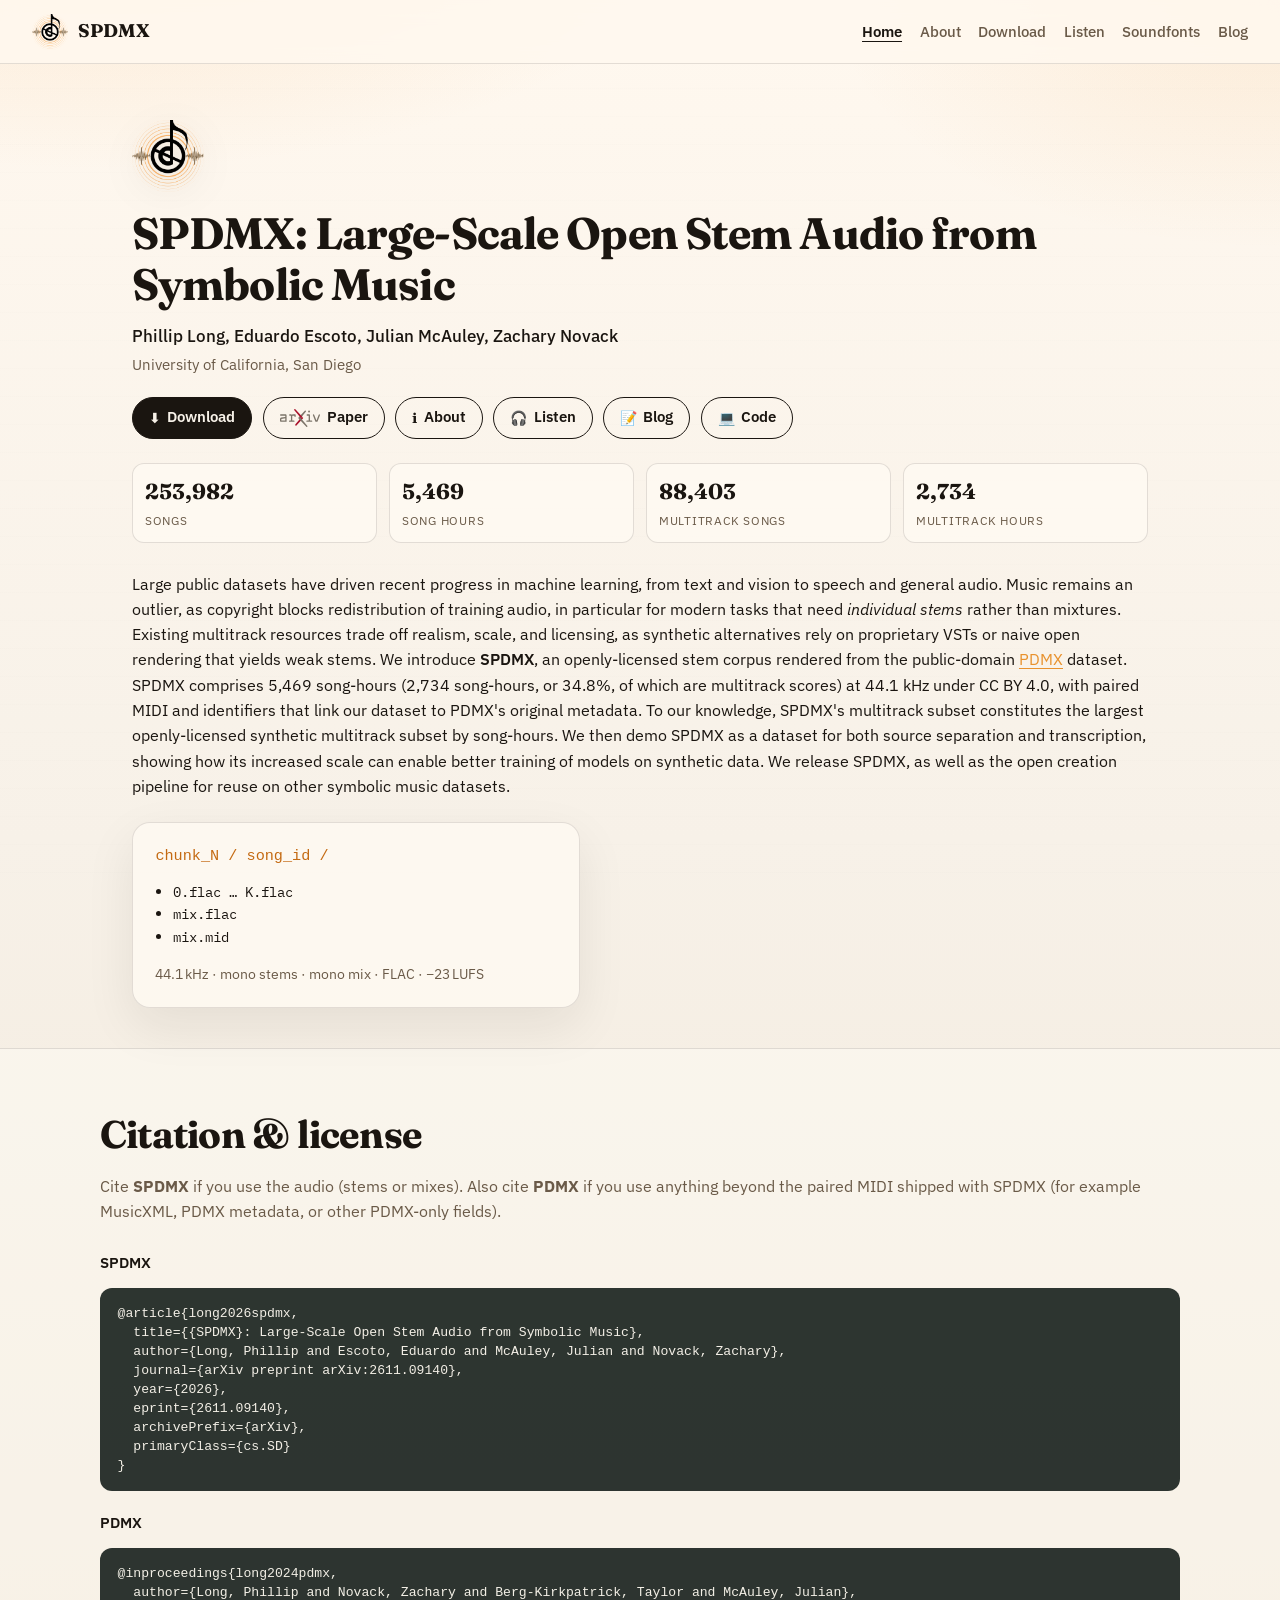
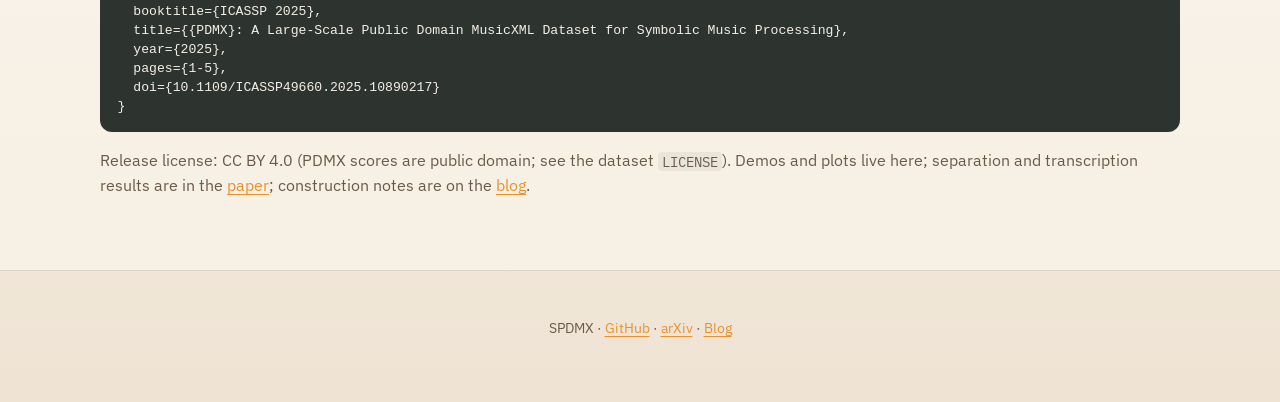
<file: docs/index.html>
<!DOCTYPE html>
<html lang="en">
<head>
  <meta charset="UTF-8">
  <meta name="viewport" content="width=device-width, initial-scale=1">
  <title>SPDMX: Large-Scale Open Stem Audio from Symbolic Music</title>
  <meta name="description" content="SPDMX: an openly-licensed stem corpus from public-domain PDMX — 5,469 song-hours at 44.1 kHz under CC BY 4.0, with demos for source separation and transcription.">
  <link rel="icon" href="assets/favicon.ico" sizes="any">
  <link rel="icon" href="assets/favicon.svg" type="image/svg+xml">
  <link rel="icon" type="image/png" sizes="96x96" href="assets/favicon-96x96.png">
  <link rel="apple-touch-icon" href="assets/apple-touch-icon.png">
  <link rel="manifest" href="assets/site.webmanifest">
  <link rel="preconnect" href="https://fonts.googleapis.com">
  <link rel="preconnect" href="https://fonts.gstatic.com" crossorigin>
  <link href="https://fonts.googleapis.com/css2?family=Fraunces:opsz,wght@9..144,500;9..144,700&family=IBM+Plex+Sans:wght@400;500;600&family=IBM+Plex+Mono:wght@400;500&display=swap" rel="stylesheet">
  <link rel="stylesheet" href="css/style.css">
  <script type="module" src="js/home.js"></script>
</head>
<body>
  <header class="site-header"></header>

  <main id="top">
    <section class="hero">
      <div class="hero-brand">
        <img class="hero-logo" src="assets/logo.png" alt="SPDMX" width="88" height="88">
      </div>
      <h1 class="paper-title">SPDMX: Large-Scale Open Stem Audio from Symbolic Music</h1>
      <p class="authors">
        Phillip Long, Eduardo Escoto, Julian McAuley, Zachary Novack
      </p>
      <p class="affiliation">University of California, San Diego</p>
      <div class="cta-row">
        <a class="btn primary" href="download.html"><span class="btn-emoji" aria-hidden="true">⬇️</span>Download</a>
        <a class="btn" href="https://arxiv.org/abs/2611.09140">
          <img class="btn-icon arxiv-icon" src="assets/arxiv-logo.svg" alt="" width="54" height="24">
          Paper
        </a>
        <a class="btn" href="about.html"><span class="btn-emoji" aria-hidden="true">ℹ️</span>About</a>
        <a class="btn" href="listen.html"><span class="btn-emoji" aria-hidden="true">🎧</span>Listen</a>
        <a class="btn" href="blog/index.html"><span class="btn-emoji" aria-hidden="true">📝</span>Blog</a>
        <a class="btn" href="https://github.com/pnlong/SPDMX"><span class="btn-emoji" aria-hidden="true">💻</span>Code</a>
      </div>
      <ul class="stat-strip" id="stat-strip" aria-label="Dataset scale">
        <li><strong id="stat-songs">—</strong><span>songs</span></li>
        <li><strong id="stat-hours">—</strong><span>song hours</span></li>
        <li><strong id="stat-multi-songs">—</strong><span>multitrack songs</span></li>
        <li><strong id="stat-multi-hours">—</strong><span>multitrack hours</span></li>
      </ul>
      <p class="hero-abstract">
        Large public datasets have driven recent progress in machine learning, from
        text and vision to speech and general audio. Music remains an outlier, as
        copyright blocks redistribution of training audio, in particular for modern
        tasks that need <em>individual stems</em> rather than mixtures. Existing
        multitrack resources trade off realism, scale, and licensing, as synthetic
        alternatives rely on proprietary VSTs or naive open rendering that yields
        weak stems.         We introduce <strong>SPDMX</strong>, an openly-licensed stem
        corpus rendered from the public-domain
        <a href="https://zenodo.org/records/15571083">PDMX</a> dataset. SPDMX comprises 5,469
        song-hours (2,734 song-hours, or 34.8%, of which are multitrack scores) at
        44.1 kHz under CC BY 4.0, with paired MIDI and identifiers that link our
        dataset to PDMX's original metadata. To our knowledge, SPDMX's multitrack
        subset constitutes the largest openly-licensed synthetic multitrack subset
        by song-hours. We then demo SPDMX as a dataset for both source separation
        and transcription, showing how its increased scale can enable better training
        of models on synthetic data. We release SPDMX, as well as the open creation
        pipeline for reuse on other symbolic music datasets.
      </p>
      <div class="hero-panel">
        <code>chunk_N / song_id /</code>
        <ul>
          <li>0.flac … K.flac</li>
          <li>mix.flac</li>
          <li>mix.mid</li>
        </ul>
        <p>44.1 kHz · mono stems · mono mix · FLAC · −23 LUFS</p>
      </div>
    </section>

    <section id="cite" class="section alt">
      <div class="section-head">
        <h2>Citation &amp; license</h2>
        <p>
          Cite <strong>SPDMX</strong> if you use the audio (stems or mixes).
          Also cite <strong>PDMX</strong> if you use anything beyond the paired MIDI
          shipped with SPDMX (for example MusicXML, PDMX metadata, or other PDMX-only fields).
        </p>
      </div>
      <h3 class="cite-label">SPDMX</h3>
      <pre class="bib"><code>@article{long2026spdmx,
  title={{SPDMX}: Large-Scale Open Stem Audio from Symbolic Music},
  author={Long, Phillip and Escoto, Eduardo and McAuley, Julian and Novack, Zachary},
  journal={arXiv preprint arXiv:2611.09140},
  year={2026},
  eprint={2611.09140},
  archivePrefix={arXiv},
  primaryClass={cs.SD}
}</code></pre>
      <h3 class="cite-label">PDMX</h3>
      <pre class="bib"><code>@inproceedings{long2024pdmx,
  author={Long, Phillip and Novack, Zachary and Berg-Kirkpatrick, Taylor and McAuley, Julian},
  booktitle={ICASSP 2025},
  title={{PDMX}: A Large-Scale Public Domain MusicXML Dataset for Symbolic Music Processing},
  year={2025},
  pages={1-5},
  doi={10.1109/ICASSP49660.2025.10890217}
}</code></pre>
      <p class="license">
        Release license: CC BY 4.0 (PDMX scores are public domain; see the dataset
        <code>LICENSE</code>). Demos and plots live here; separation and transcription
        results are in the <a href="https://arxiv.org/abs/2611.09140">paper</a>;
        construction notes are on the <a href="blog/index.html">blog</a>.
      </p>
    </section>
  </main>

  <footer class="site-footer"></footer>
</body>
</html>
</file>
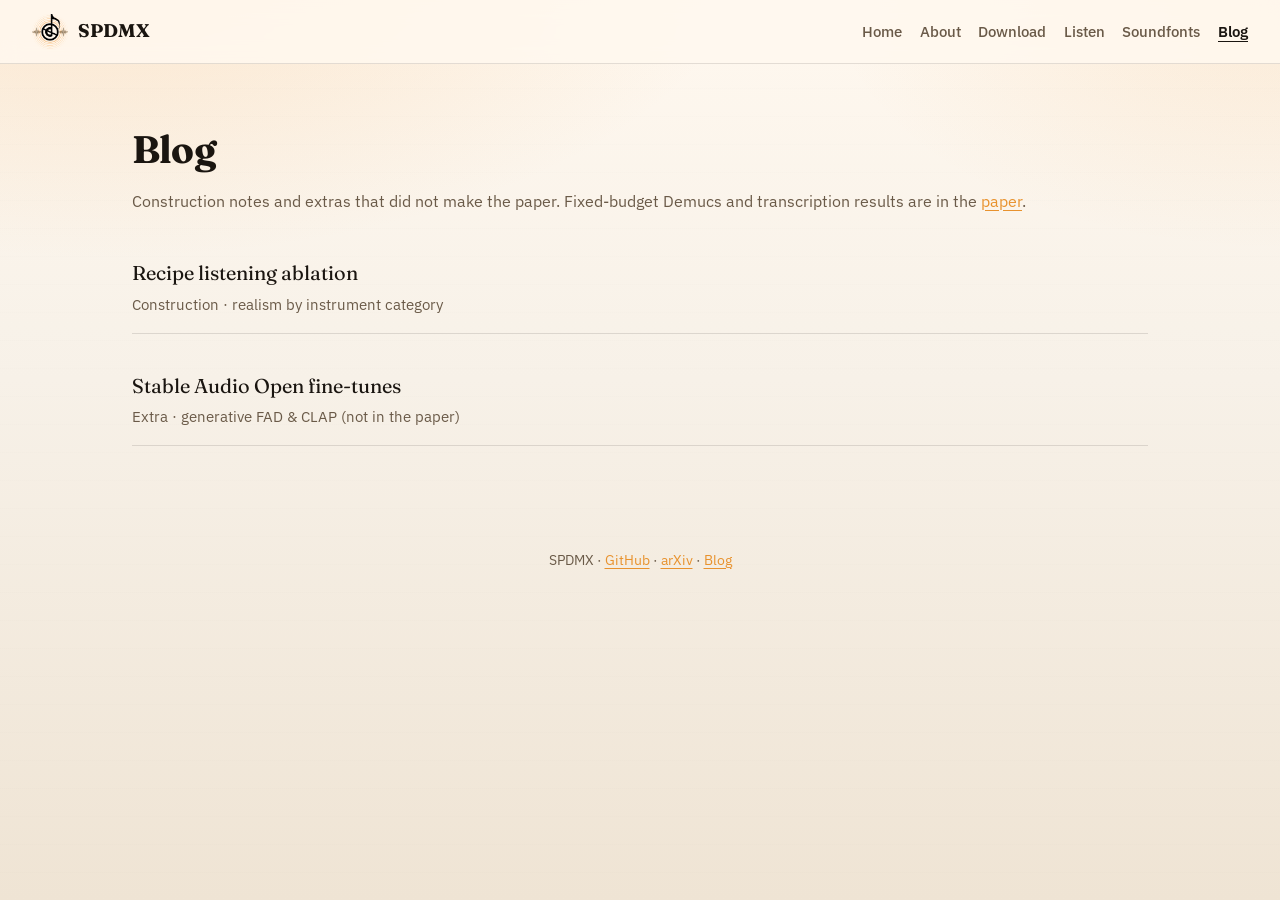
<file: docs/blog/index.html>
<!DOCTYPE html>
<html lang="en">
<head>
  <meta charset="UTF-8">
  <meta name="viewport" content="width=device-width, initial-scale=1">
  <title>Blog · SPDMX</title>
  <meta name="description" content="Construction notes and extras beyond the SPDMX paper.">
  <link rel="icon" href="../assets/favicon.ico" sizes="any">
  <link rel="icon" href="../assets/favicon.svg" type="image/svg+xml">
  <link rel="preconnect" href="https://fonts.googleapis.com">
  <link rel="preconnect" href="https://fonts.gstatic.com" crossorigin>
  <link href="https://fonts.googleapis.com/css2?family=Fraunces:opsz,wght@9..144,500;9..144,700&family=IBM+Plex+Sans:wght@400;500;600&family=IBM+Plex+Mono:wght@400;500&display=swap" rel="stylesheet">
  <link rel="stylesheet" href="../css/style.css">
  <script type="module" src="../js/blog.js"></script>
</head>
<body>
  <header class="site-header"></header>
  <main>
    <section class="section">
      <div class="section-head">
        <h2>Blog</h2>
        <p>
          Construction notes and extras that did not make the paper.
          Fixed-budget Demucs and transcription results are in the
          <a href="https://arxiv.org/abs/2611.09140">paper</a>.
        </p>
      </div>
      <ul class="blog-list">
        <li>
          <div class="blog-list-head">
            <a href="listening.html">Recipe listening ablation</a>
          </div>
          <span class="blog-meta">Construction · realism by instrument category</span>
        </li>
        <li>
          <div class="blog-list-head">
            <a href="sao.html">Stable Audio Open fine-tunes</a>
          </div>
          <span class="blog-meta">Extra · generative FAD &amp; CLAP (not in the paper)</span>
        </li>
      </ul>
    </section>
  </main>
  <footer class="site-footer"></footer>
</body>
</html>
</file>
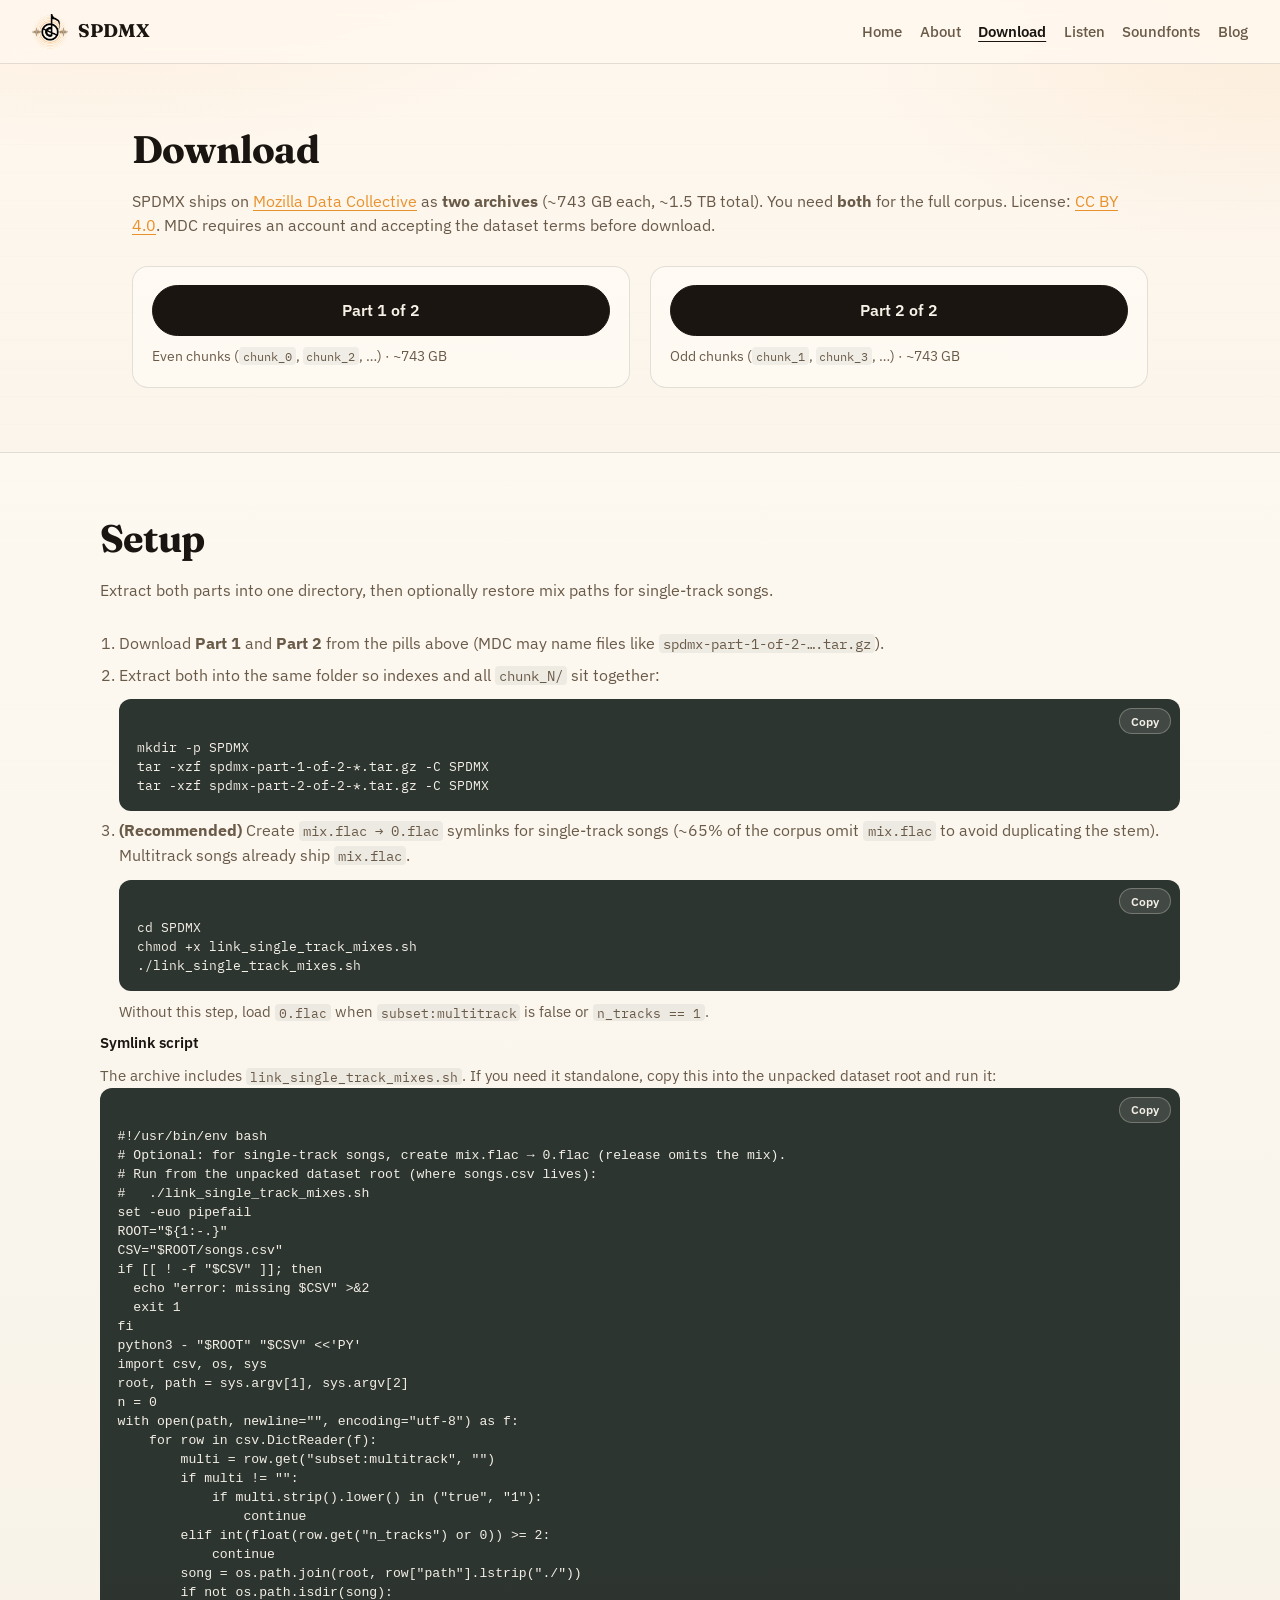
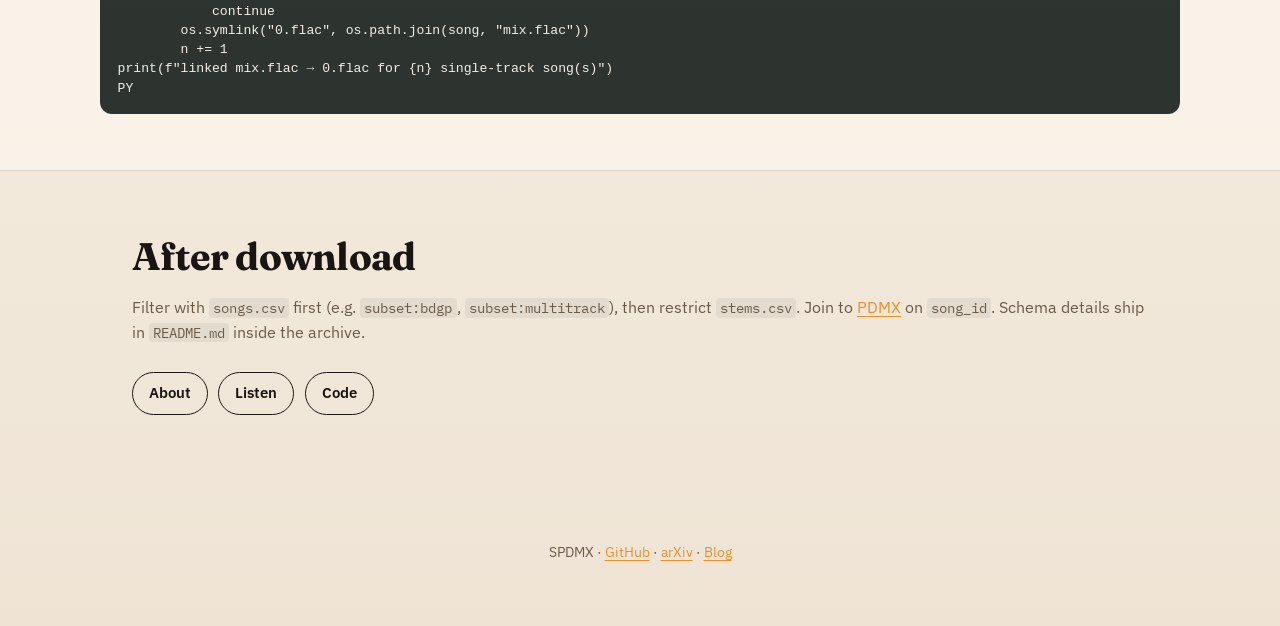
<file: docs/download.html>
<!DOCTYPE html>
<html lang="en">
<head>
  <meta charset="UTF-8">
  <meta name="viewport" content="width=device-width, initial-scale=1">
  <title>Download · SPDMX</title>
  <meta name="description" content="Download SPDMX from Mozilla Data Collective: two archives, extract, and optional mix symlinks.">
  <link rel="icon" href="assets/favicon.ico" sizes="any">
  <link rel="icon" href="assets/favicon.svg" type="image/svg+xml">
  <link rel="preconnect" href="https://fonts.googleapis.com">
  <link rel="preconnect" href="https://fonts.gstatic.com" crossorigin>
  <link href="https://fonts.googleapis.com/css2?family=Fraunces:opsz,wght@9..144,500;9..144,700&family=IBM+Plex+Sans:wght@400;500;600&family=IBM+Plex+Mono:wght@400;500&display=swap" rel="stylesheet">
  <link rel="stylesheet" href="css/style.css">
  <script type="module" src="js/download.js"></script>
</head>
<body>
  <header class="site-header"></header>
  <main>
    <section class="section">
      <div class="section-head">
        <h2>Download</h2>
        <p>
          SPDMX ships on
          <a href="https://mozilladatacollective.com/">Mozilla Data Collective</a>
          as <strong>two archives</strong> (~743&nbsp;GB each, ~1.5&nbsp;TB total).
          You need <strong>both</strong> for the full corpus. License:
          <a href="https://creativecommons.org/licenses/by/4.0/">CC BY 4.0</a>.
          MDC requires an account and accepting the dataset terms before download.
        </p>
      </div>

      <div class="download-parts" role="list">
        <article class="download-part" role="listitem">
          <a
            class="btn primary download-part-btn"
            href="https://mozilladatacollective.com/datasets/cmw25vhb8001r08mqv2rhzlvu"
            target="_blank"
            rel="noopener noreferrer"
          >
            Part 1 of 2
          </a>
          <p class="download-part-meta">
            Even chunks (<code>chunk_0</code>, <code>chunk_2</code>, …) · ~743&nbsp;GB
          </p>
        </article>
        <article class="download-part" role="listitem">
          <a
            class="btn primary download-part-btn"
            href="https://mozilladatacollective.com/datasets/cmw25vlq9001c07nx0f2l090a"
            target="_blank"
            rel="noopener noreferrer"
          >
            Part 2 of 2
          </a>
          <p class="download-part-meta">
            Odd chunks (<code>chunk_1</code>, <code>chunk_3</code>, …) · ~743&nbsp;GB
          </p>
        </article>
      </div>
    </section>

    <section class="section alt">
      <div class="section-head">
        <h2>Setup</h2>
        <p>Extract both parts into one directory, then optionally restore mix paths for single-track songs.</p>
      </div>

      <ol class="steps download-steps">
        <li>
          Download <strong>Part 1</strong> and <strong>Part 2</strong> from the pills above
          (MDC may name files like <code>spdmx-part-1-of-2-….tar.gz</code>).
        </li>
        <li>
          Extract both into the same folder so indexes and all <code>chunk_N/</code> sit together:
          <div class="code-block">
            <button type="button" class="copy-btn" data-copy-target="extract-cmd">Copy</button>
            <pre class="bib" id="extract-cmd"><code>mkdir -p SPDMX
tar -xzf spdmx-part-1-of-2-*.tar.gz -C SPDMX
tar -xzf spdmx-part-2-of-2-*.tar.gz -C SPDMX</code></pre>
          </div>
        </li>
        <li>
          <strong>(Recommended)</strong> Create <code>mix.flac → 0.flac</code> symlinks for
          single-track songs (~65% of the corpus omit <code>mix.flac</code> to avoid duplicating the stem).
          Multitrack songs already ship <code>mix.flac</code>.
          <div class="code-block">
            <button type="button" class="copy-btn" data-copy-target="link-cmd">Copy</button>
            <pre class="bib" id="link-cmd"><code>cd SPDMX
chmod +x link_single_track_mixes.sh
./link_single_track_mixes.sh</code></pre>
          </div>
          <p class="download-note">
            Without this step, load <code>0.flac</code> when
            <code>subset:multitrack</code> is false or <code>n_tracks == 1</code>.
          </p>
        </li>
      </ol>

      <h3 class="cite-label">Symlink script</h3>
      <p class="download-note">
        The archive includes <code>link_single_track_mixes.sh</code>. If you need it standalone,
        copy this into the unpacked dataset root and run it:
      </p>
      <div class="code-block">
        <button type="button" class="copy-btn" data-copy-target="link-script">Copy</button>
        <pre class="bib" id="link-script"><code>#!/usr/bin/env bash
# Optional: for single-track songs, create mix.flac → 0.flac (release omits the mix).
# Run from the unpacked dataset root (where songs.csv lives):
#   ./link_single_track_mixes.sh
set -euo pipefail
ROOT="${1:-.}"
CSV="$ROOT/songs.csv"
if [[ ! -f "$CSV" ]]; then
  echo "error: missing $CSV" >&2
  exit 1
fi
python3 - "$ROOT" "$CSV" &lt;&lt;'PY'
import csv, os, sys
root, path = sys.argv[1], sys.argv[2]
n = 0
with open(path, newline="", encoding="utf-8") as f:
    for row in csv.DictReader(f):
        multi = row.get("subset:multitrack", "")
        if multi != "":
            if multi.strip().lower() in ("true", "1"):
                continue
        elif int(float(row.get("n_tracks") or 0)) &gt;= 2:
            continue
        song = os.path.join(root, row["path"].lstrip("./"))
        if not os.path.isdir(song):
            continue
        os.symlink("0.flac", os.path.join(song, "mix.flac"))
        n += 1
print(f"linked mix.flac → 0.flac for {n} single-track song(s)")
PY</code></pre>
      </div>
    </section>

    <section class="section">
      <div class="section-head">
        <h2>After download</h2>
        <p>
          Filter with <code>songs.csv</code> first (e.g. <code>subset:bdgp</code>,
          <code>subset:multitrack</code>), then restrict <code>stems.csv</code>.
          Join to <a href="https://zenodo.org/records/13763756">PDMX</a> on
          <code>song_id</code>. Schema details ship in <code>README.md</code> inside the archive.
        </p>
      </div>
      <div class="cta-row">
        <a class="btn" href="about.html">About</a>
        <a class="btn" href="listen.html">Listen</a>
        <a class="btn" href="https://github.com/pnlong/SPDMX">Code</a>
      </div>
    </section>
  </main>
  <footer class="site-footer"></footer>
</body>
</html>
</file>
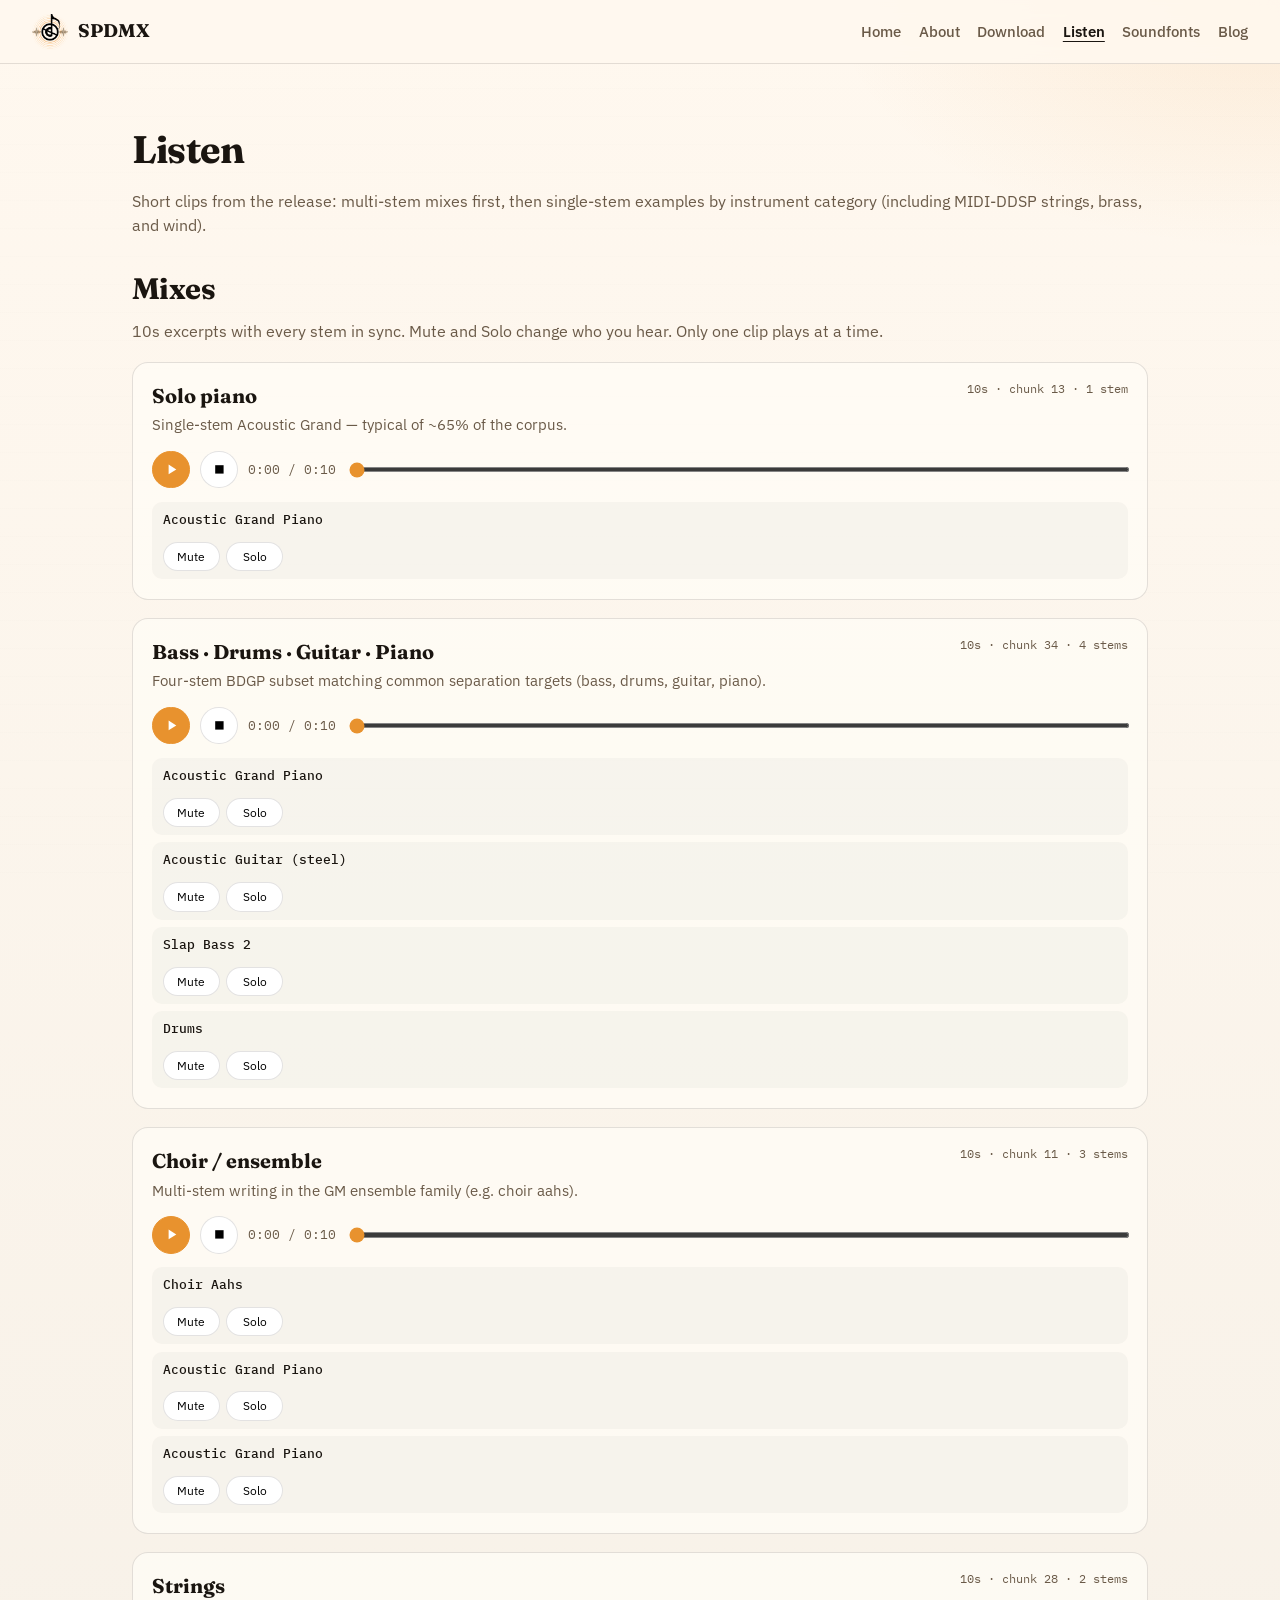
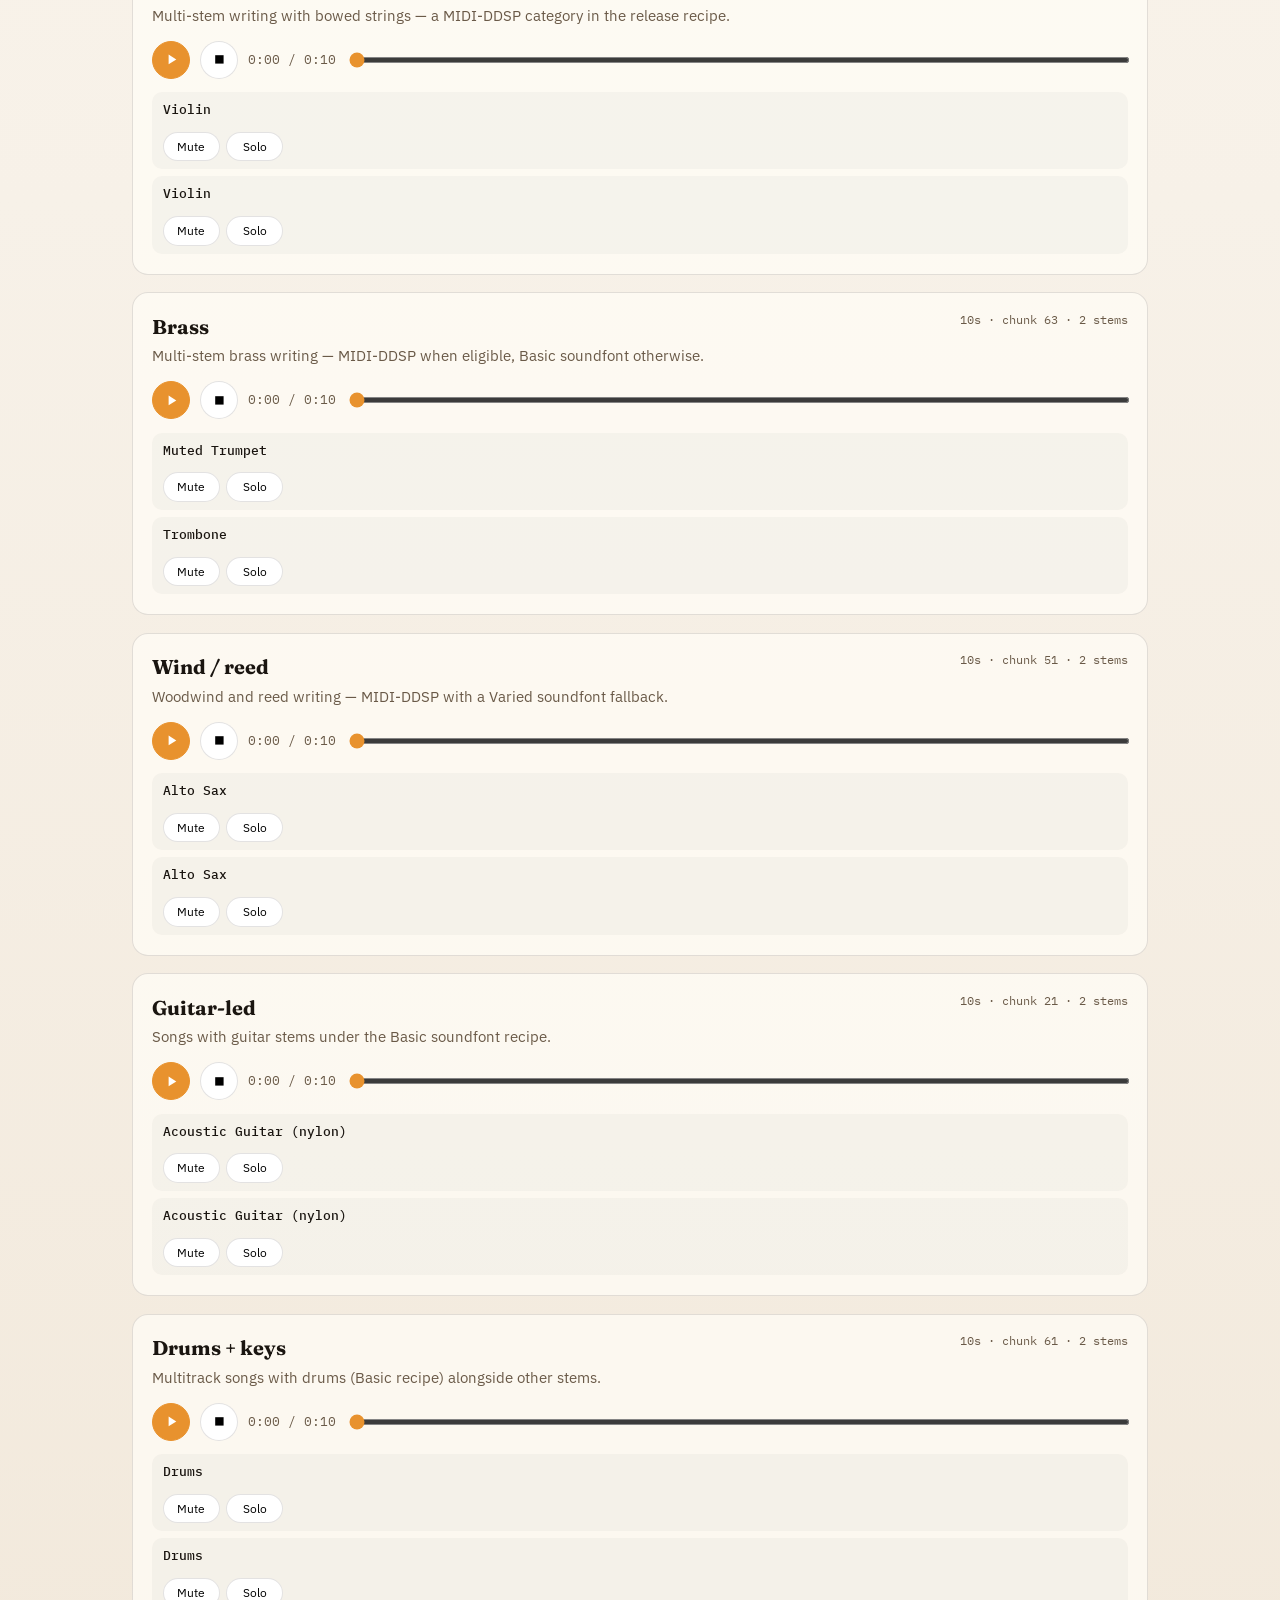
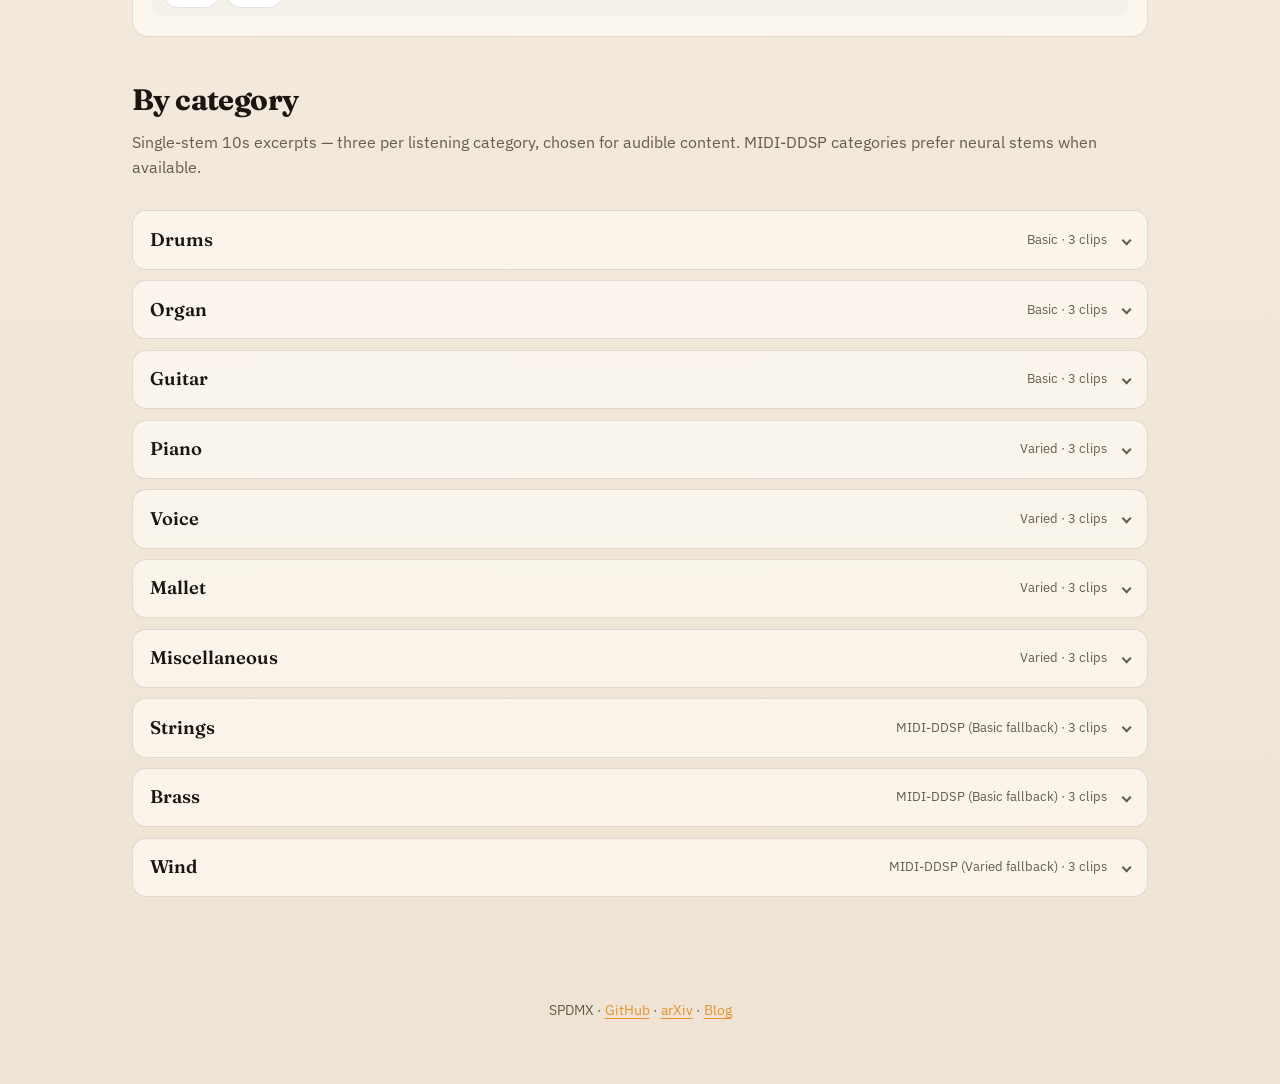
<file: docs/listen.html>
<!DOCTYPE html>
<html lang="en">
<head>
  <meta charset="UTF-8">
  <meta name="viewport" content="width=device-width, initial-scale=1">
  <title>Listen · SPDMX</title>
  <meta name="description" content="SPDMX listening demos: mix excerpts and per-category single stems.">
  <link rel="icon" href="assets/favicon.ico" sizes="any">
  <link rel="icon" href="assets/favicon.svg" type="image/svg+xml">
  <link rel="preconnect" href="https://fonts.googleapis.com">
  <link rel="preconnect" href="https://fonts.gstatic.com" crossorigin>
  <link href="https://fonts.googleapis.com/css2?family=Fraunces:opsz,wght@9..144,500;9..144,700&family=IBM+Plex+Sans:wght@400;500;600&family=IBM+Plex+Mono:wght@400;500&display=swap" rel="stylesheet">
  <meta http-equiv="Cache-Control" content="no-cache">
  <link rel="stylesheet" href="css/style.css?v=listen3">
  <script type="module" src="js/listen.js?v=listen3"></script>
</head>
<body>
  <header class="site-header"></header>
  <main>
    <section class="section">
      <div class="section-head">
        <h2>Listen</h2>
        <p>
          Short clips from the release: multi-stem mixes first, then single-stem
          examples by instrument category (including MIDI-DDSP strings, brass, and wind).
        </p>
      </div>
      <div id="demo-root" class="listen-page"></div>
    </section>
  </main>
  <footer class="site-footer"></footer>
</body>
</html>
</file>
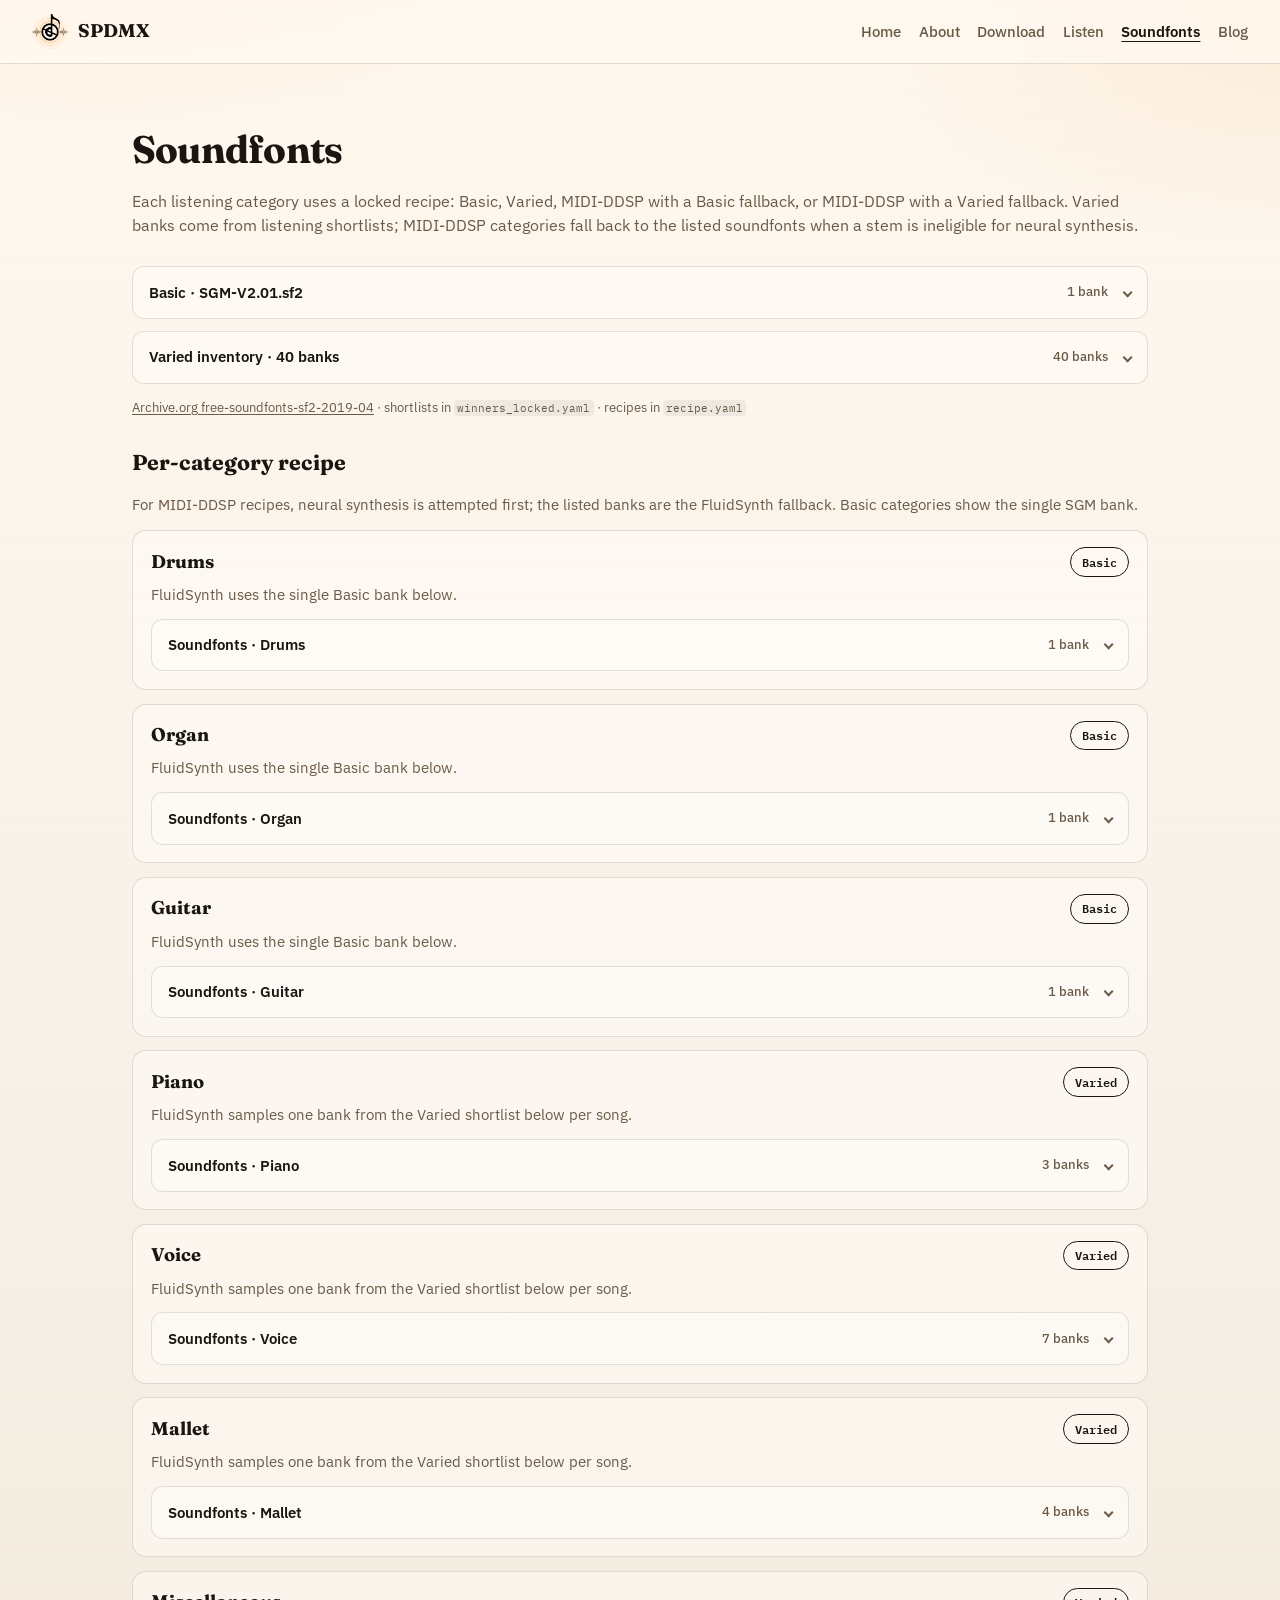
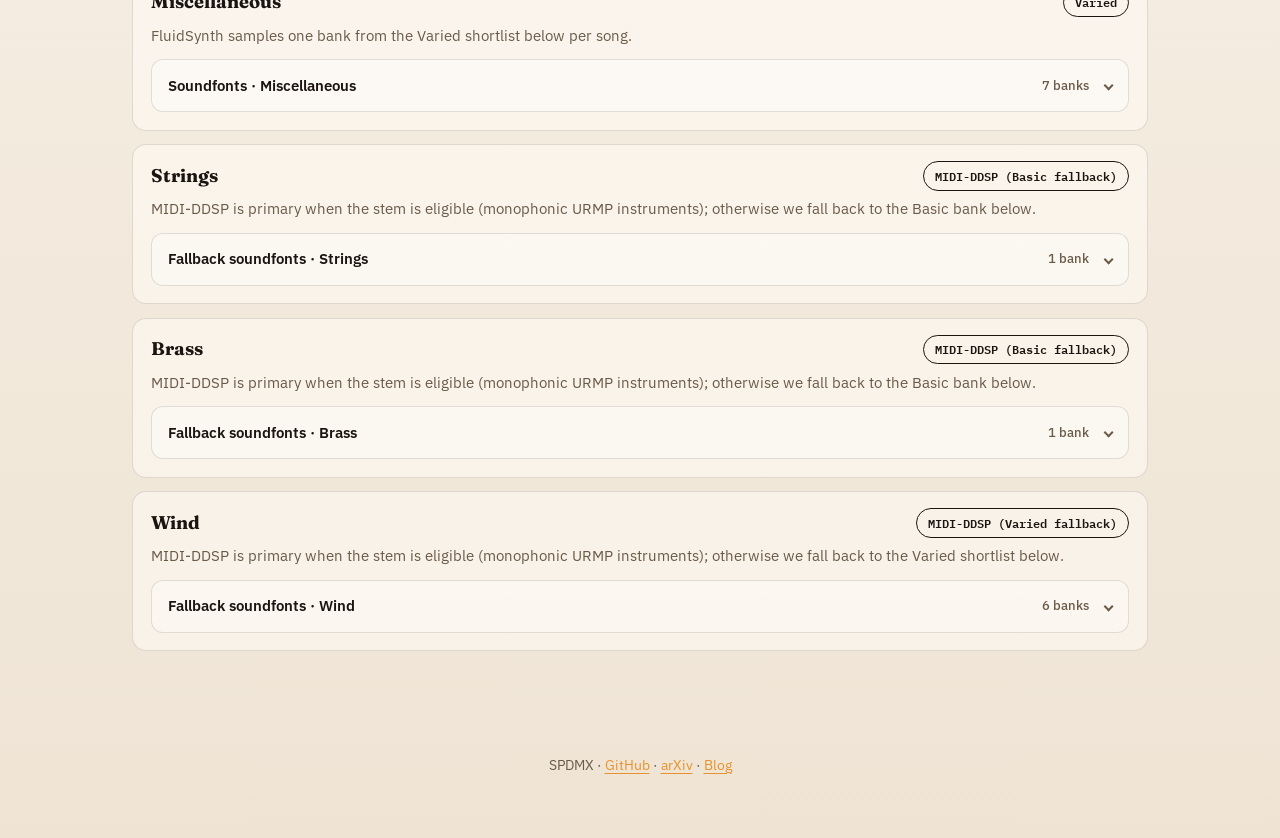
<file: docs/soundfonts.html>
<!DOCTYPE html>
<html lang="en">
<head>
  <meta charset="UTF-8">
  <meta name="viewport" content="width=device-width, initial-scale=1">
  <title>Soundfonts · SPDMX</title>
  <meta name="description" content="FluidSynth banks used in SPDMX.">
  <link rel="icon" href="assets/favicon.ico" sizes="any">
  <link rel="icon" href="assets/favicon.svg" type="image/svg+xml">
  <link rel="preconnect" href="https://fonts.googleapis.com">
  <link rel="preconnect" href="https://fonts.gstatic.com" crossorigin>
  <link href="https://fonts.googleapis.com/css2?family=Fraunces:opsz,wght@9..144,500;9..144,700&family=IBM+Plex+Sans:wght@400;500;600&family=IBM+Plex+Mono:wght@400;500&display=swap" rel="stylesheet">
  <link rel="stylesheet" href="css/style.css">
  <script type="module" src="js/soundfonts-page.js"></script>
</head>
<body>
  <header class="site-header"></header>
  <main>
    <section class="section">
      <div class="section-head">
        <h2>Soundfonts</h2>
        <p id="soundfonts-blurb">
          SPDMX renders each stem with a locked per-category recipe: Basic,
          Varied, MIDI-DDSP with a Basic fallback, or MIDI-DDSP with a Varied
          fallback. Basic uses one FluidSynth bank (SGM-V2.01); Varied samples a
          listening-selected shortlist. MIDI-DDSP recipes try neural synthesis
          first and fall back to the listed banks when a stem is ineligible.
          Open the dropdowns for bank names.
        </p>
      </div>
      <div id="soundfonts-root" class="soundfonts-root"></div>
    </section>
  </main>
  <footer class="site-footer"></footer>
</body>
</html>
</file>
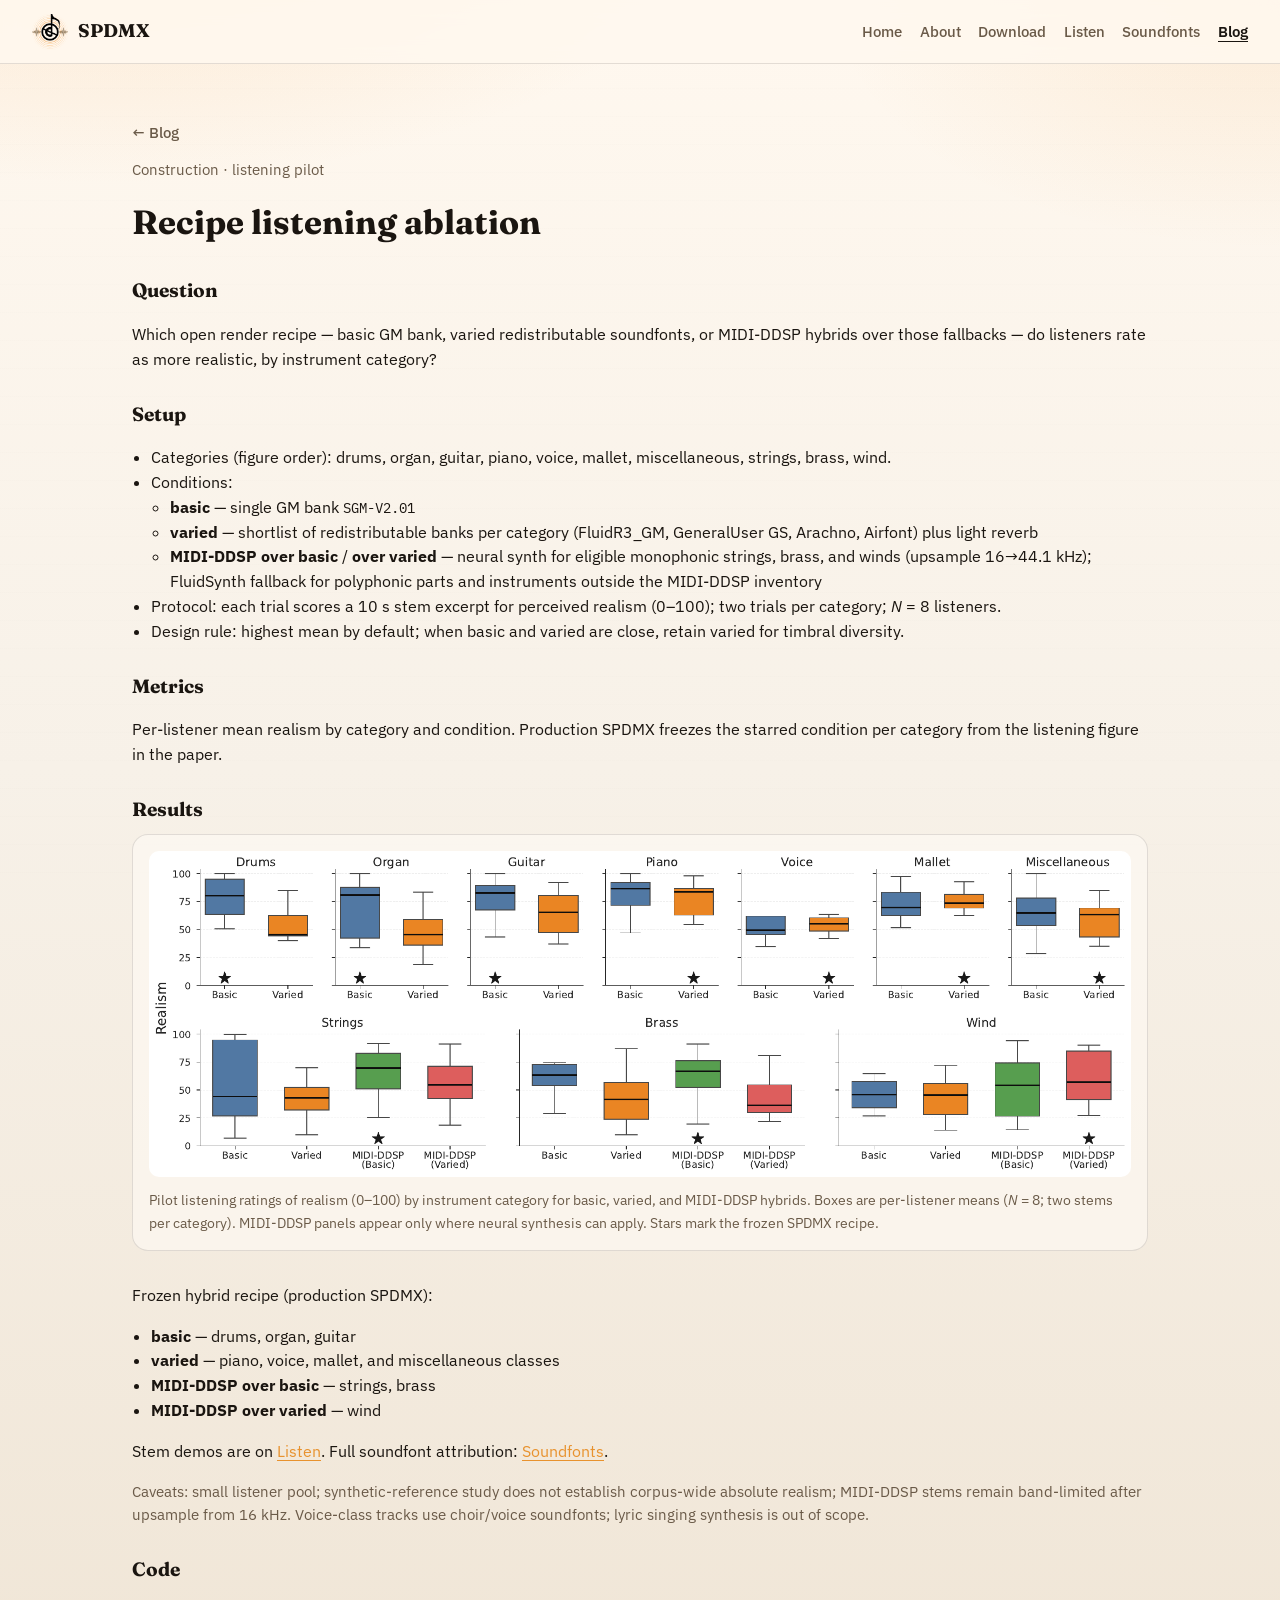
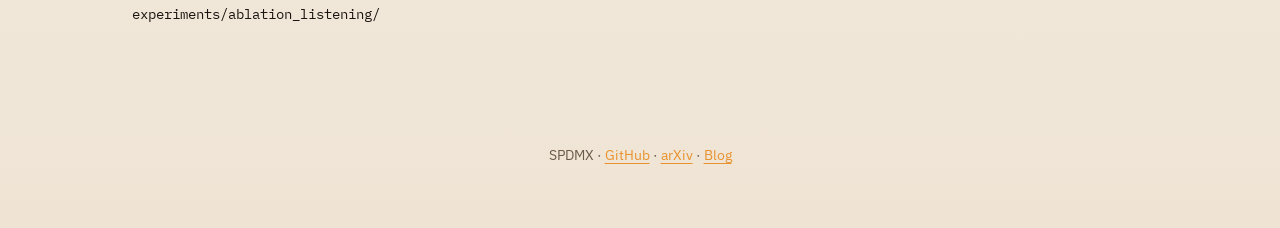
<file: docs/blog/listening.html>
<!DOCTYPE html>
<html lang="en">
<head>
  <meta charset="UTF-8">
  <meta name="viewport" content="width=device-width, initial-scale=1">
  <title>Recipe listening ablation · SPDMX Blog</title>
  <meta name="description" content="Listening pilot that froze the SPDMX hybrid FluidSynth / MIDI-DDSP recipe.">
  <link rel="icon" href="../assets/favicon.ico" sizes="any">
  <link rel="icon" href="../assets/favicon.svg" type="image/svg+xml">
  <link href="https://fonts.googleapis.com/css2?family=Fraunces:opsz,wght@9..144,500;9..144,700&family=IBM+Plex+Sans:wght@400;500;600&family=IBM+Plex+Mono:wght@400;500&display=swap" rel="stylesheet">
  <link rel="stylesheet" href="../css/style.css">
  <script type="module" src="../js/blog.js"></script>
</head>
<body>
  <header class="site-header"></header>
  <main>
    <article class="section post">
      <p class="blog-meta">Construction · listening pilot</p>
      <h1>Recipe listening ablation</h1>

      <h2>Question</h2>
      <p>
        Which open render recipe — basic GM bank, varied redistributable soundfonts,
        or MIDI-DDSP hybrids over those fallbacks — do listeners rate as more
        realistic, by instrument category?
      </p>

      <h2>Setup</h2>
      <ul>
        <li>Categories (figure order): drums, organ, guitar, piano, voice, mallet, miscellaneous, strings, brass, wind.</li>
        <li>Conditions:
          <ul>
            <li><strong>basic</strong> — single GM bank <code>SGM-V2.01</code></li>
            <li><strong>varied</strong> — shortlist of redistributable banks per category (FluidR3_GM, GeneralUser GS, Arachno, Airfont) plus light reverb</li>
            <li><strong>MIDI-DDSP over basic</strong> / <strong>over varied</strong> — neural synth for eligible monophonic strings, brass, and winds (upsample 16→44.1&nbsp;kHz); FluidSynth fallback for polyphonic parts and instruments outside the MIDI-DDSP inventory</li>
          </ul>
        </li>
        <li>Protocol: each trial scores a 10&nbsp;s stem excerpt for perceived realism (0–100); two trials per category; <em>N</em>&nbsp;=&nbsp;8 listeners.</li>
        <li>Design rule: highest mean by default; when basic and varied are close, retain varied for timbral diversity.</li>
      </ul>

      <h2>Metrics</h2>
      <p>
        Per-listener mean realism by category and condition. Production SPDMX freezes
        the starred condition per category from the listening figure in the paper.
      </p>

      <h2>Results</h2>
      <figure class="figure-block">
        <img
          src="../assets/ablation_listening.png"
          alt="Pilot listening realism ratings by instrument category for basic, varied, and MIDI-DDSP hybrids"
          width="1817"
          height="603"
        >
        <figcaption>
          Pilot listening ratings of realism (0–100) by instrument category for
          basic, varied, and MIDI-DDSP hybrids. Boxes are per-listener means
          (<em>N</em>&nbsp;=&nbsp;8; two stems per category). MIDI-DDSP panels appear
          only where neural synthesis can apply. Stars mark the frozen SPDMX recipe.
        </figcaption>
      </figure>
      <p>
        Frozen hybrid recipe (production SPDMX):
      </p>
      <ul>
        <li><strong>basic</strong> — drums, organ, guitar</li>
        <li><strong>varied</strong> — piano, voice, mallet, and miscellaneous classes</li>
        <li><strong>MIDI-DDSP over basic</strong> — strings, brass</li>
        <li><strong>MIDI-DDSP over varied</strong> — wind</li>
      </ul>
      <p>
        Stem demos are on <a href="../listen.html">Listen</a>. Full soundfont
        attribution: <a href="../soundfonts.html">Soundfonts</a>.
      </p>
      <p class="caveat">
        Caveats: small listener pool; synthetic-reference study does not establish
        corpus-wide absolute realism; MIDI-DDSP stems remain band-limited after
        upsample from 16&nbsp;kHz. Voice-class tracks use choir/voice soundfonts;
        lyric singing synthesis is out of scope.
      </p>

      <h2>Code</h2>
      <p><code>experiments/ablation_listening/</code></p>
    </article>
  </main>
  <footer class="site-footer"></footer>
</body>
</html>
</file>
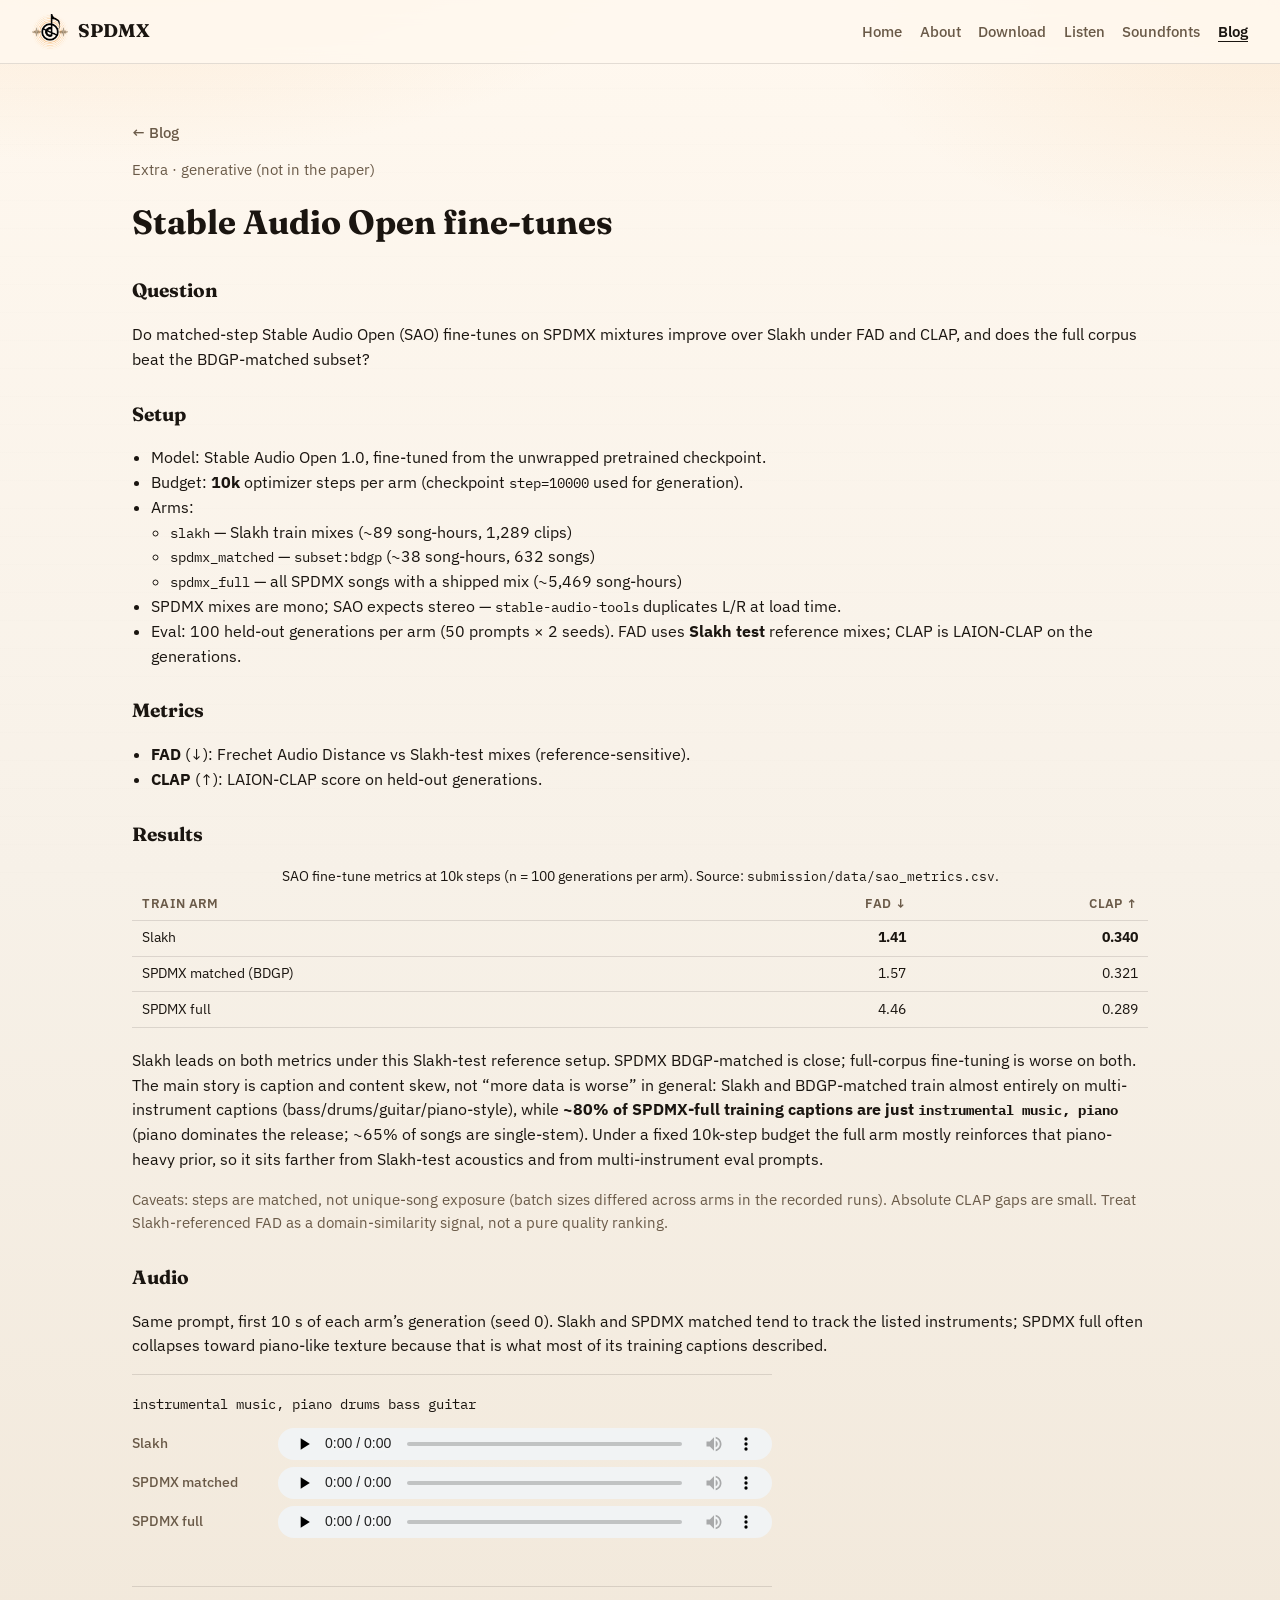
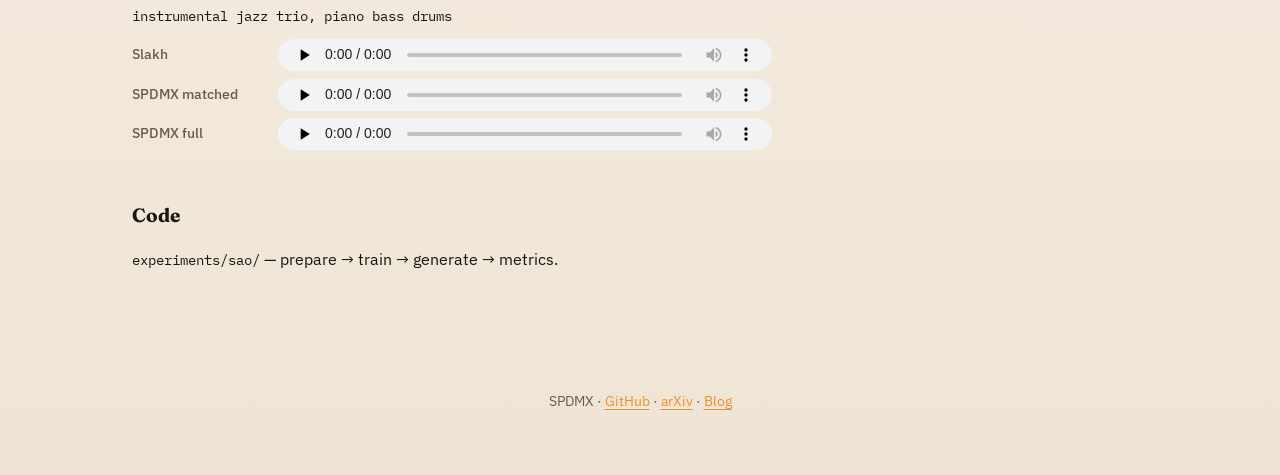
<file: docs/blog/sao.html>
<!DOCTYPE html>
<html lang="en">
<head>
  <meta charset="UTF-8">
  <meta name="viewport" content="width=device-width, initial-scale=1">
  <title>Stable Audio Open fine-tunes · SPDMX Blog</title>
  <meta name="description" content="Matched-step Stable Audio Open fine-tunes on Slakh and SPDMX mixtures.">
  <link rel="icon" href="../assets/favicon.ico" sizes="any">
  <link rel="icon" href="../assets/favicon.svg" type="image/svg+xml">
  <link href="https://fonts.googleapis.com/css2?family=Fraunces:opsz,wght@9..144,500;9..144,700&family=IBM+Plex+Sans:wght@400;500;600&family=IBM+Plex+Mono:wght@400;500&display=swap" rel="stylesheet">
  <link rel="stylesheet" href="../css/style.css">
  <script type="module" src="../js/blog.js"></script>
</head>
<body>
  <header class="site-header"></header>
  <main>
    <article class="section post">
      <p class="blog-meta">Extra · generative (not in the paper)</p>
      <h1>Stable Audio Open fine-tunes</h1>

      <h2>Question</h2>
      <p>
        Do matched-step Stable Audio Open (SAO) fine-tunes on SPDMX mixtures improve
        over Slakh under FAD and CLAP, and does the full corpus beat the
        BDGP-matched subset?
      </p>

      <h2>Setup</h2>
      <ul>
        <li>Model: Stable Audio Open 1.0, fine-tuned from the unwrapped pretrained checkpoint.</li>
        <li>Budget: <strong>10k</strong> optimizer steps per arm (checkpoint <code>step=10000</code> used for generation).</li>
        <li>Arms:
          <ul>
            <li><code>slakh</code> — Slakh train mixes (~89 song-hours, 1,289 clips)</li>
            <li><code>spdmx_matched</code> — <code>subset:bdgp</code> (~38 song-hours, 632 songs)</li>
            <li><code>spdmx_full</code> — all SPDMX songs with a shipped mix (~5,469 song-hours)</li>
          </ul>
        </li>
        <li>SPDMX mixes are mono; SAO expects stereo — <code>stable-audio-tools</code> duplicates L/R at load time.</li>
        <li>Eval: 100 held-out generations per arm (50 prompts × 2 seeds). FAD uses <strong>Slakh test</strong> reference mixes; CLAP is LAION-CLAP on the generations.</li>
      </ul>

      <h2>Metrics</h2>
      <ul>
        <li><strong>FAD</strong> (↓): Frechet Audio Distance vs Slakh-test mixes (reference-sensitive).</li>
        <li><strong>CLAP</strong> (↑): LAION-CLAP score on held-out generations.</li>
      </ul>

      <h2>Results</h2>
      <div class="post-table-wrap">
        <table>
          <caption>SAO fine-tune metrics at 10k steps (n = 100 generations per arm). Source: <code>submission/data/sao_metrics.csv</code>.</caption>
          <thead>
            <tr>
              <th>Train arm</th>
              <th class="num">FAD ↓</th>
              <th class="num">CLAP ↑</th>
            </tr>
          </thead>
          <tbody>
            <tr><td>Slakh</td><td class="num"><strong>1.41</strong></td><td class="num"><strong>0.340</strong></td></tr>
            <tr><td>SPDMX matched (BDGP)</td><td class="num">1.57</td><td class="num">0.321</td></tr>
            <tr><td>SPDMX full</td><td class="num">4.46</td><td class="num">0.289</td></tr>
          </tbody>
        </table>
      </div>
      <p>
        Slakh leads on both metrics under this Slakh-test reference setup. SPDMX
        BDGP-matched is close; full-corpus fine-tuning is worse on both.
        The main story is caption and content skew, not “more data is worse” in
        general: Slakh and BDGP-matched train almost entirely on
        multi-instrument captions (bass/drums/guitar/piano-style), while
        <strong>~80% of SPDMX-full training captions are just
        <code>instrumental music, piano</code></strong> (piano dominates the
        release; ~65% of songs are single-stem). Under a fixed 10k-step budget the
        full arm mostly reinforces that piano-heavy prior, so it sits farther from
        Slakh-test acoustics and from multi-instrument eval prompts.
      </p>
      <p class="caveat">
        Caveats: steps are matched, not unique-song exposure (batch sizes differed
        across arms in the recorded runs). Absolute CLAP gaps are small. Treat
        Slakh-referenced FAD as a domain-similarity signal, not a pure quality ranking.
      </p>

      <h2>Audio</h2>
      <p>
        Same prompt, first 10&nbsp;s of each arm’s generation (seed&nbsp;0).
        Slakh and SPDMX matched tend to track the listed instruments; SPDMX full
        often collapses toward piano-like texture because that is what most of its
        training captions described.
      </p>

      <div class="sao-examples">
        <div class="sao-example">
          <p class="sao-prompt"><code>instrumental music, piano drums bass guitar</code></p>
          <div class="sao-arm">
            <span>Slakh</span>
            <audio controls preload="none" src="../assets/sao/slakh_p000.mp3"></audio>
          </div>
          <div class="sao-arm">
            <span>SPDMX matched</span>
            <audio controls preload="none" src="../assets/sao/spdmx_matched_p000.mp3"></audio>
          </div>
          <div class="sao-arm">
            <span>SPDMX full</span>
            <audio controls preload="none" src="../assets/sao/spdmx_full_p000.mp3"></audio>
          </div>
        </div>
        <div class="sao-example">
          <p class="sao-prompt"><code>instrumental jazz trio, piano bass drums</code></p>
          <div class="sao-arm">
            <span>Slakh</span>
            <audio controls preload="none" src="../assets/sao/slakh_p001.mp3"></audio>
          </div>
          <div class="sao-arm">
            <span>SPDMX matched</span>
            <audio controls preload="none" src="../assets/sao/spdmx_matched_p001.mp3"></audio>
          </div>
          <div class="sao-arm">
            <span>SPDMX full</span>
            <audio controls preload="none" src="../assets/sao/spdmx_full_p001.mp3"></audio>
          </div>
        </div>
      </div>

      <h2>Code</h2>
      <p><code>experiments/sao/</code> — prepare → train → generate → metrics.</p>
    </article>
  </main>
  <footer class="site-footer"></footer>
</body>
</html>
</file>
<file: docs/css/style.css>
:root {
  --ink: #1a1510;
  --muted: #6a5a48;
  --paper: #f7f1e8;
  --paper-2: #ebe1d2;
  --panel: rgba(255, 250, 242, 0.78);
  --accent: #e8922e;
  --accent-2: #c46a12;
  --marigold: #f0b068;
  --line: rgba(26, 21, 16, 0.12);
  --shadow: 0 18px 50px rgba(26, 21, 16, 0.08);
  --mono: "IBM Plex Mono", ui-monospace, monospace;
  --sans: "IBM Plex Sans", system-ui, sans-serif;
  --display: "Fraunces", Georgia, serif;
  --max: 1080px;
}

*,
*::before,
*::after {
  box-sizing: border-box;
}

html {
  scroll-behavior: smooth;
}

body {
  margin: 0;
  color: var(--ink);
  font-family: var(--sans);
  line-height: 1.55;
  background:
    radial-gradient(1200px 600px at 8% -8%, rgba(240, 176, 104, 0.28), transparent 55%),
    radial-gradient(900px 500px at 100% 0%, rgba(232, 146, 46, 0.12), transparent 50%),
    linear-gradient(180deg, #fff8ef 0%, var(--paper) 42%, #efe4d4 100%);
  min-height: 100vh;
}

body::before {
  content: "";
  position: fixed;
  inset: 0;
  pointer-events: none;
  background-image:
    repeating-linear-gradient(
      0deg,
      transparent,
      transparent 27px,
      rgba(28, 36, 32, 0.03) 28px
    );
  opacity: 0.55;
  z-index: -1;
}

a {
  color: var(--accent);
  text-decoration-thickness: 1px;
  text-underline-offset: 0.18em;
}

a:hover {
  color: var(--accent-2);
}

.site-header {
  position: sticky;
  top: 0;
  z-index: 20;
  display: flex;
  align-items: center;
  justify-content: space-between;
  gap: 1rem;
  padding: 0.85rem clamp(1rem, 4vw, 2rem);
  backdrop-filter: blur(10px);
  background: rgba(255, 248, 239, 0.86);
  border-bottom: 1px solid var(--line);
}

.brand {
  display: inline-flex;
  align-items: center;
  gap: 0.65rem;
  color: inherit;
  text-decoration: none;
  font-family: var(--display);
  font-weight: 700;
  font-size: 1.15rem;
}

.brand-mark {
  width: 36px;
  height: 36px;
  object-fit: contain;
}

.nav-toggle {
  display: none;
  flex-direction: column;
  justify-content: center;
  gap: 5px;
  width: 42px;
  height: 42px;
  padding: 0;
  border: 1px solid var(--line);
  border-radius: 10px;
  background: var(--panel);
  cursor: pointer;
}

.nav-toggle-bar {
  display: block;
  width: 18px;
  height: 2px;
  margin: 0 auto;
  background: var(--ink);
  border-radius: 1px;
  transition: transform 160ms ease, opacity 160ms ease;
}

.nav-toggle[aria-expanded="true"] .nav-toggle-bar:nth-child(1) {
  transform: translateY(7px) rotate(45deg);
}

.nav-toggle[aria-expanded="true"] .nav-toggle-bar:nth-child(2) {
  opacity: 0;
}

.nav-toggle[aria-expanded="true"] .nav-toggle-bar:nth-child(3) {
  transform: translateY(-7px) rotate(-45deg);
}

.nav {
  display: flex;
  flex-wrap: wrap;
  gap: 0.85rem 1.1rem;
  font-size: 0.95rem;
}

.nav a {
  color: var(--muted);
  text-decoration: none;
  font-weight: 500;
  display: inline-flex;
  align-items: center;
  gap: 0.28rem;
}

.nav a:hover {
  color: var(--ink);
}

.nav a.is-active {
  color: var(--ink);
  font-weight: 600;
  text-decoration: underline;
  text-underline-offset: 0.28em;
}

.blog-list {
  list-style: none;
  margin: 0;
  padding: 0;
  display: flex;
  flex-direction: column;
  gap: 1.25rem;
}

.blog-list li {
  padding: 1rem 0;
  border-bottom: 1px solid var(--line);
}

.blog-list-head {
  display: flex;
  flex-wrap: wrap;
  align-items: center;
  gap: 0.5rem 0.75rem;
}

.blog-list a {
  color: var(--ink);
  text-decoration: none;
  font-family: var(--display);
  font-size: 1.25rem;
}

.blog-list a:hover {
  color: var(--amber, #c46a12);
}

.blog-meta {
  display: block;
  margin-top: 0.35rem;
  color: var(--muted);
  font-size: 0.92rem;
}

.blog-back {
  margin: 0 0 0.85rem;
}

.blog-back a {
  color: var(--muted);
  font-size: 0.92rem;
  font-weight: 500;
  text-decoration: none;
}

.blog-back a:hover {
  color: var(--accent-2);
}

.blog-badges {
  display: inline-flex;
  flex-wrap: wrap;
  align-items: center;
  gap: 0.35rem;
}

.badge {
  display: inline-block;
  padding: 0.12rem 0.45rem;
  border: 1px solid var(--line);
  border-radius: 0.2rem;
  font-family: var(--mono);
  font-size: 0.68rem;
  font-weight: 500;
  letter-spacing: 0.02em;
  line-height: 1.4;
  text-transform: uppercase;
  white-space: nowrap;
}

.badge-type-experiment {
  color: var(--accent-2);
  background: rgba(232, 146, 46, 0.12);
  border-color: rgba(196, 106, 18, 0.28);
}

.badge-type-release {
  color: #3d5a40;
  background: rgba(90, 140, 96, 0.12);
  border-color: rgba(90, 140, 96, 0.3);
}

.badge-type-note {
  color: var(--muted);
  background: rgba(106, 90, 72, 0.08);
  border-color: rgba(106, 90, 72, 0.22);
}

.badge-status-complete {
  color: #3d5a40;
  background: transparent;
}

.badge-status-wip {
  color: var(--muted);
  background: transparent;
}

.post h1 {
  font-family: var(--display);
  font-size: clamp(1.6rem, 3vw, 2.1rem);
  margin: 0.35rem 0 1rem;
}

.post h2 {
  font-family: var(--display);
  font-size: 1.2rem;
  margin: 1.75rem 0 0.6rem;
}

.post p,
.post li {
  max-width: none;
  line-height: 1.55;
}

.post ul {
  padding-left: 1.2rem;
}

.post code {
  font-family: var(--mono);
  font-size: 0.9em;
}

.post-table-wrap {
  overflow-x: auto;
  margin: 1rem 0 1.25rem;
  max-width: 100%;
}

.post table {
  width: 100%;
  border-collapse: collapse;
  font-size: 0.88rem;
  font-variant-numeric: tabular-nums;
}

.post th,
.post td {
  padding: 0.4rem 0.65rem;
  border-bottom: 1px solid var(--line);
  text-align: left;
}

.post th {
  font-weight: 600;
  color: var(--muted);
  font-size: 0.8rem;
  text-transform: uppercase;
  letter-spacing: 0.03em;
}

.post td.num,
.post th.num {
  text-align: right;
}

.post .caveat {
  color: var(--muted);
  font-size: 0.95rem;
}

.sao-examples {
  display: flex;
  flex-direction: column;
  gap: 1.5rem;
  margin: 1rem 0 1.5rem;
  max-width: 40rem;
}

.sao-example {
  padding: 1rem 0;
  border-top: 1px solid var(--line);
}

.sao-prompt {
  margin: 0 0 0.75rem;
  max-width: none;
}

.sao-arm {
  display: grid;
  grid-template-columns: 8.5rem 1fr;
  gap: 0.65rem;
  align-items: center;
  margin-bottom: 0.45rem;
}

.sao-arm span {
  color: var(--muted);
  font-size: 0.88rem;
  font-weight: 500;
}

.sao-arm audio {
  width: 100%;
  height: 2rem;
}

.hero {
  display: flex;
  flex-direction: column;
  align-items: flex-start;
  gap: 0;
  max-width: var(--max);
  margin: 0 auto;
  padding: clamp(2rem, 5vw, 3.5rem) clamp(1rem, 4vw, 2rem) 2.5rem;
}

.hero-brand {
  margin-bottom: 1rem;
}

.hero-logo {
  width: 72px;
  height: 72px;
  object-fit: contain;
  display: block;
  filter: drop-shadow(0 8px 20px rgba(26, 21, 16, 0.12));
}

.paper-title {
  margin: 0 0 0.85rem;
  font-family: var(--display);
  font-size: clamp(1.85rem, 4.2vw, 2.75rem);
  line-height: 1.15;
  letter-spacing: -0.02em;
  max-width: none;
  width: 100%;
}

.authors {
  margin: 0;
  font-size: 1.05rem;
  font-weight: 500;
  color: var(--ink);
}

.affiliation {
  margin: 0.25rem 0 1.25rem;
  font-size: 0.95rem;
  color: var(--muted);
}

.cta-row {
  display: flex;
  flex-wrap: wrap;
  gap: 0.65rem;
  margin-bottom: 1.5rem;
}

.stat-strip {
  list-style: none;
  display: grid;
  grid-template-columns: repeat(4, minmax(0, 1fr));
  gap: 0.75rem;
  margin: 0 0 1.75rem;
  padding: 0;
  width: 100%;
}

.stat-strip li {
  display: flex;
  flex-direction: column;
  gap: 0.15rem;
  padding: 0.7rem 0.75rem;
  background: var(--panel);
  border: 1px solid var(--line);
  border-radius: 12px;
}

.stat-strip strong {
  font-family: var(--display);
  font-size: 1.35rem;
}

.stat-strip span {
  font-size: 0.78rem;
  color: var(--muted);
  text-transform: uppercase;
  letter-spacing: 0.06em;
}

.hero-abstract {
  margin: 0 0 1.5rem;
  max-width: none;
  width: 100%;
  font-size: 1.02rem;
  line-height: 1.55;
  color: var(--ink);
}

.hero-abstract strong {
  font-weight: 600;
}

.hero-panel {
  width: 100%;
  max-width: 28rem;
  background: var(--panel);
  border: 1px solid var(--line);
  border-radius: 18px;
  padding: 1.35rem 1.4rem;
  box-shadow: var(--shadow);
  font-family: var(--mono);
  font-size: 0.9rem;
}

.hero-panel code {
  display: block;
  margin-bottom: 0.8rem;
  color: var(--accent-2);
  font-size: 0.95rem;
}

.hero-panel ul {
  margin: 0 0 1rem;
  padding-left: 1.1rem;
}

.hero-panel p {
  margin: 0;
  color: var(--muted);
  font-family: var(--sans);
  font-size: 0.88rem;
}

.btn {
  display: inline-flex;
  align-items: center;
  justify-content: center;
  gap: 0.4rem;
  padding: 0.55rem 1rem;
  border: 1px solid var(--ink);
  border-radius: 999px;
  color: var(--ink);
  text-decoration: none;
  font-weight: 600;
  font-size: 0.92rem;
  background: transparent;
  transition: transform 160ms ease, background 160ms ease, color 160ms ease;
}

.btn-emoji {
  font-size: 0.95em;
  line-height: 1;
}

.btn-icon {
  width: 1.05rem;
  height: 1.05rem;
  flex-shrink: 0;
  display: block;
}

.arxiv-icon {
  width: 2.55rem;
  height: auto;
  display: block;
}

.btn:hover {
  transform: translateY(-1px);
  color: var(--ink);
  background: rgba(255, 255, 255, 0.55);
}

.btn.primary {
  background: var(--ink);
  color: var(--paper);
}

.btn.primary:hover {
  background: var(--accent);
  border-color: var(--accent);
  color: #fff;
}

.btn.ghost {
  border-color: transparent;
  text-decoration: underline;
  text-underline-offset: 0.2em;
}

.section {
  max-width: var(--max);
  margin: 0 auto;
  padding: 3.5rem clamp(1rem, 4vw, 2rem);
}

.section.alt {
  background: rgba(255, 252, 246, 0.45);
  border-block: 1px solid var(--line);
  max-width: none;
  padding-inline: max(1rem, calc((100vw - var(--max)) / 2));
}

.section-head {
  max-width: none;
  margin-bottom: 1.75rem;
}

.section-head h2 {
  margin: 0 0 0.55rem;
  font-family: var(--display);
  font-size: clamp(1.8rem, 4vw, 2.4rem);
  letter-spacing: -0.02em;
}

.section-head p {
  margin: 0;
  color: var(--muted);
}

.figure-block {
  margin: 0 0 2rem;
  padding: 1rem;
  background: rgba(255, 252, 246, 0.55);
  border: 1px solid var(--line);
  border-radius: 16px;
}

.figure-block img {
  display: block;
  width: 100%;
  height: auto;
  border-radius: 10px;
}

.figure-block figcaption {
  margin-top: 0.75rem;
  color: var(--muted);
  font-size: 0.9rem;
}

.two-col {
  display: grid;
  grid-template-columns: repeat(2, minmax(0, 1fr));
  gap: 1.5rem 2rem;
  margin-bottom: 1.75rem;
}

.two-col h3 {
  margin: 0 0 0.6rem;
  font-family: var(--display);
  font-size: 1.2rem;
}

.steps,
.plain {
  margin: 0;
  padding-left: 1.2rem;
  color: var(--muted);
}

.steps li,
.plain li {
  margin-bottom: 0.45rem;
}

.steps code,
.plain code,
.license code,
figcaption code {
  font-family: var(--mono);
  font-size: 0.86em;
  background: rgba(28, 36, 32, 0.06);
  padding: 0.05em 0.3em;
  border-radius: 4px;
}

/* Block code in <pre> must not inherit inline-code padding (indents first line). */
.steps pre code,
.plain pre code,
.code-block pre code,
.bib code {
  display: block;
  background: none;
  padding: 0;
  border-radius: 0;
  font-size: inherit;
  color: inherit;
  white-space: inherit;
}

.chart-grid {
  display: grid;
  grid-template-columns: repeat(2, minmax(0, 1fr));
  gap: 1.1rem;
}

.chart-card {
  background: rgba(255, 252, 246, 0.7);
  border: 1px solid var(--line);
  border-radius: 16px;
  padding: 1rem 1.1rem 1.2rem;
}

.chart-card-wide {
  grid-column: 1 / -1;
}

.chart-card h3 {
  margin: 0 0 0.75rem;
  font-size: 1rem;
  font-weight: 600;
}

.chart-note {
  margin: 0.65rem 0 0;
  font-size: 0.88rem;
  line-height: 1.45;
  color: var(--muted);
}

.listen-page {
  display: grid;
  gap: 2.5rem;
}

.listen-section-head {
  margin-bottom: 1.1rem;
}

.listen-section-head h2 {
  margin: 0 0 0.45rem;
  font-family: var(--display);
  font-size: clamp(1.45rem, 3vw, 1.85rem);
}

.listen-mixes .demo-root {
  margin-top: 0;
}

.demo-root {
  display: grid;
  gap: 1.1rem;
}

.listen-categories {
  display: grid;
  gap: 0.85rem;
}

.listen-category-list {
  display: grid;
  gap: 0.65rem;
}

.listen-category {
  border: 1px solid var(--line);
  border-radius: 14px;
  background: rgba(255, 252, 246, 0.65);
  overflow: hidden;
}

.listen-category > summary {
  display: flex;
  align-items: center;
  justify-content: space-between;
  gap: 1rem;
  padding: 0.9rem 1.05rem;
  cursor: pointer;
  list-style: none;
}

.listen-category > summary::-webkit-details-marker {
  display: none;
}

.listen-category > summary::after {
  content: "";
  width: 0.45rem;
  height: 0.45rem;
  border-right: 2px solid var(--muted);
  border-bottom: 2px solid var(--muted);
  transform: rotate(45deg);
  transition: transform 160ms ease;
  flex-shrink: 0;
}

.listen-category[open] > summary::after {
  transform: rotate(-135deg);
  margin-top: 0.25rem;
}

.listen-category-title {
  font-family: var(--display);
  font-size: 1.15rem;
  font-weight: 600;
}

.listen-category-meta {
  margin-left: auto;
  color: var(--muted);
  font-size: 0.82rem;
  text-align: right;
}

.listen-category-body {
  display: grid;
  gap: 0.75rem;
  padding: 0.85rem 1.05rem 1.05rem;
  border-top: 1px solid var(--line);
}

.demo-card-compact {
  position: relative;
  padding: 0.85rem 0.95rem 0.95rem;
  background: rgba(255, 255, 255, 0.4);
}

.demo-card-compact h3 {
  font-size: 1.05rem;
}

.demo-card-compact .mixer-transport {
  margin-bottom: 0;
}

.stem-list-hidden {
  /* Keep <audio> in the DOM for the mixer; hide the label row UI. */
  position: absolute;
  width: 0;
  height: 0;
  overflow: hidden;
  margin: 0;
  padding: 0;
  pointer-events: none;
}

@media (max-width: 860px) {
  .listen-category > summary {
    flex-wrap: wrap;
  }

  .listen-category-meta {
    margin-left: 0;
    text-align: left;
    width: 100%;
  }
}

.demo-card {
  border: 1px solid var(--line);
  border-radius: 16px;
  background: rgba(255, 252, 246, 0.75);
  padding: 1.1rem 1.2rem 1.25rem;
}

.demo-card header {
  display: flex;
  flex-wrap: wrap;
  justify-content: space-between;
  gap: 0.5rem 1rem;
  margin-bottom: 0.85rem;
}

.demo-card h3 {
  margin: 0;
  font-family: var(--display);
  font-size: 1.25rem;
}

.demo-card .blurb {
  margin: 0.2rem 0 0;
  color: var(--muted);
  font-size: 0.92rem;
}

.demo-meta {
  font-family: var(--mono);
  font-size: 0.75rem;
  color: var(--muted);
}

.mixer-transport {
  display: grid;
  grid-template-columns: auto auto auto 1fr;
  align-items: center;
  gap: 0.5rem 0.65rem;
  margin: 0 0 0.85rem;
}

.mixer-btn {
  border: 1px solid var(--line);
  background: #fff;
  border-radius: 999px;
  padding: 0.35rem 0.85rem;
  font: inherit;
  font-size: 0.82rem;
  font-weight: 500;
  cursor: pointer;
}

.mixer-btn.icon-btn {
  display: inline-flex;
  align-items: center;
  justify-content: center;
  width: 2.35rem;
  height: 2.35rem;
  padding: 0;
  border-radius: 999px;
}

.mixer-btn.icon-btn svg {
  width: 1.05rem;
  height: 1.05rem;
  fill: currentColor;
  display: block;
}

.mixer-btn.icon-btn .icon-pause {
  display: none;
}

.mixer-btn.icon-btn.is-playing .icon-play {
  display: none;
}

.mixer-btn.icon-btn.is-playing .icon-pause {
  display: block;
}

.mixer-btn.primary {
  background: var(--accent);
  border-color: var(--accent);
  color: #fff;
}

.mixer-btn.primary.is-playing {
  background: var(--ink);
  border-color: var(--ink);
}

.mixer-time {
  font-family: var(--mono);
  font-size: 0.8rem;
  color: var(--muted);
  white-space: nowrap;
}

.mixer-seek {
  width: 100%;
  min-width: 8rem;
  height: 0.35rem;
  accent-color: var(--accent);
  cursor: pointer;
}

.stem-list {
  display: grid;
  gap: 0.45rem;
}

.stem-row {
  display: grid;
  grid-template-columns: minmax(var(--stem-label-ch, 12ch), max-content) auto;
  gap: 0.75rem;
  align-items: center;
  padding: 0.5rem 0.65rem;
  border-radius: 10px;
  background: rgba(28, 36, 32, 0.03);
}

.stem-label {
  font-family: var(--mono);
  font-size: 0.8rem;
  font-weight: 500;
  white-space: pre;
  min-width: calc(var(--stem-label-ch, 12) * 1ch);
}

.stem-actions {
  display: flex;
  gap: 0.35rem;
}

.stem-row button[data-action] {
  border: 1px solid var(--line);
  background: #fff;
  border-radius: 999px;
  padding: 0.25rem 0.65rem;
  font: inherit;
  font-size: 0.78rem;
  cursor: pointer;
  min-width: 3.6rem;
}

.stem-row button[data-action].active {
  background: var(--accent);
  border-color: var(--accent);
  color: #fff;
}

.stem-row audio {
  display: none;
}

@media (max-width: 640px) {
  .mixer-transport {
    grid-template-columns: auto auto 1fr;
  }

  .mixer-seek {
    grid-column: 1 / -1;
  }
}

.soundfonts-root {
  display: grid;
  gap: 1.75rem;
}

.soundfont-inventory {
  display: grid;
  gap: 0.75rem;
}

.soundfont-dropdown {
  border: 1px solid var(--line);
  border-radius: 12px;
  background: rgba(255, 252, 246, 0.65);
  overflow: hidden;
}

.soundfont-dropdown > summary {
  display: flex;
  align-items: center;
  justify-content: space-between;
  gap: 1rem;
  padding: 0.85rem 1rem;
  cursor: pointer;
  list-style: none;
  font-weight: 600;
  font-size: 0.95rem;
}

.soundfont-dropdown > summary::-webkit-details-marker {
  display: none;
}

.soundfont-dropdown > summary::after {
  content: "";
  width: 0.45rem;
  height: 0.45rem;
  border-right: 2px solid var(--muted);
  border-bottom: 2px solid var(--muted);
  transform: rotate(45deg);
  transition: transform 160ms ease;
  flex-shrink: 0;
}

.soundfont-dropdown[open] > summary::after {
  transform: rotate(-135deg);
  margin-top: 0.25rem;
}

.soundfont-dropdown-count {
  margin-left: auto;
  color: var(--muted);
  font-weight: 500;
  font-size: 0.82rem;
}

.soundfont-dropdown-body {
  padding: 0 1rem 0.9rem;
  border-top: 1px solid var(--line);
}

.soundfont-list {
  list-style: none;
  margin: 0.65rem 0 0;
  padding: 0;
  display: grid;
  grid-template-columns: 1fr;
  gap: 0;
}

.soundfont-list li {
  font-family: var(--mono);
  font-size: 0.82rem;
  color: var(--ink);
  line-height: 1.4;
  padding: 0.4rem 0;
  border-bottom: 1px solid rgba(26, 21, 16, 0.06);
}

.soundfont-list li:last-child {
  border-bottom: none;
}

.soundfont-footnote {
  margin: 0.15rem 0 0;
  font-size: 0.8rem;
  color: var(--muted);
}

.soundfont-footnote a {
  color: inherit;
  text-decoration: underline;
  text-underline-offset: 0.15em;
}

.soundfont-footnote code,
.soundfont-category-blurb code,
.section-head code {
  font-family: var(--mono);
  font-size: 0.86em;
  background: rgba(28, 36, 32, 0.06);
  padding: 0.05em 0.3em;
  border-radius: 4px;
}

.soundfont-categories {
  display: grid;
  gap: 0.85rem;
}

.soundfont-section-title {
  margin: 0;
  font-family: var(--display);
  font-size: 1.35rem;
}

.soundfont-section-lead {
  margin: 0;
  color: var(--muted);
  font-size: 0.95rem;
}

.soundfont-category-grid {
  display: grid;
  grid-template-columns: 1fr;
  gap: 0.85rem;
}

.soundfont-category {
  padding: 1rem 1.1rem 1.1rem;
  border: 1px solid var(--line);
  border-radius: 14px;
  background: rgba(255, 252, 246, 0.55);
}

.soundfont-category-head {
  display: flex;
  align-items: center;
  justify-content: space-between;
  gap: 0.75rem;
  margin-bottom: 0.45rem;
}

.soundfont-category-head h3 {
  margin: 0;
  font-family: var(--display);
  font-size: 1.15rem;
}

.soundfont-strategy-pill {
  display: inline-flex;
  align-items: center;
  padding: 0.28rem 0.7rem;
  border: 1px solid var(--ink);
  border-radius: 999px;
  font-family: var(--mono);
  font-size: 0.75rem;
  font-weight: 600;
  white-space: nowrap;
}

.soundfont-category-blurb {
  margin: 0 0 0.75rem;
  color: var(--muted);
  font-size: 0.92rem;
}

.soundfont-category .soundfont-dropdown {
  background: rgba(255, 255, 255, 0.35);
}

.recipe-table-wrap {
  overflow-x: auto;
  margin-bottom: 0.85rem;
  border: 1px solid var(--line);
  border-radius: 14px;
  background: rgba(255, 252, 246, 0.65);
}

.recipe-table {
  width: 100%;
  border-collapse: collapse;
  font-size: 0.92rem;
}

.recipe-table th,
.recipe-table td {
  padding: 0.7rem 0.9rem;
  text-align: left;
  border-bottom: 1px solid var(--line);
}

.recipe-table th {
  font-size: 0.78rem;
  font-weight: 600;
  color: var(--muted);
  text-transform: uppercase;
  letter-spacing: 0.04em;
}

.recipe-table tr:last-child td {
  border-bottom: none;
}

.recipe-table code {
  font-family: var(--mono);
  font-size: 0.86em;
  background: rgba(28, 36, 32, 0.06);
  padding: 0.05em 0.3em;
  border-radius: 4px;
}

.cite-label {
  margin: 1.25rem 0 0.5rem;
  font-size: 0.95rem;
  font-weight: 600;
}

.cite-label:first-of-type {
  margin-top: 0;
}

.bib {
  overflow-x: auto;
  padding: 1rem 1.1rem;
  border-radius: 12px;
  background: rgba(28, 36, 32, 0.92);
  color: #f3efe6;
  font-family: var(--mono);
  font-size: 0.82rem;
  line-height: 1.45;
}

.download-cta-row {
  margin-bottom: 1.5rem;
}

.download-parts {
  display: grid;
  grid-template-columns: repeat(2, minmax(0, 1fr));
  gap: 1rem 1.25rem;
  margin: 0 0 0.5rem;
}

.download-part {
  display: flex;
  flex-direction: column;
  gap: 0.55rem;
  padding: 1.15rem 1.2rem 1.25rem;
  background: rgba(255, 252, 246, 0.7);
  border: 1px solid var(--line);
  border-radius: 16px;
}

.download-part-btn {
  width: 100%;
  padding: 0.75rem 1.1rem;
  font-size: 1rem;
}

.download-part-meta {
  margin: 0;
  color: var(--muted);
  font-size: 0.9rem;
}

.download-part-meta code {
  font-family: var(--mono);
  font-size: 0.86em;
  background: rgba(28, 36, 32, 0.06);
  padding: 0.05em 0.3em;
  border-radius: 4px;
}

.download-steps {
  max-width: none;
}

.download-steps .code-block {
  margin: 0.75rem 0 0.35rem;
}

.download-note {
  margin: 0.65rem 0 0;
  color: var(--muted);
  font-size: 0.92rem;
  max-width: none;
}

.download-note code {
  font-family: var(--mono);
  font-size: 0.86em;
  background: rgba(28, 36, 32, 0.06);
  padding: 0.05em 0.3em;
  border-radius: 4px;
}

.code-block {
  position: relative;
}

.code-block .bib {
  margin: 0;
  padding-top: 2.4rem;
}

.copy-btn {
  position: absolute;
  top: 0.55rem;
  right: 0.55rem;
  z-index: 1;
  padding: 0.28rem 0.7rem;
  border: 1px solid rgba(243, 239, 230, 0.28);
  border-radius: 999px;
  background: rgba(255, 252, 246, 0.1);
  color: #f3efe6;
  font-family: var(--sans);
  font-size: 0.75rem;
  font-weight: 600;
  cursor: pointer;
  transition: background 160ms ease, border-color 160ms ease;
}

.copy-btn:hover,
.copy-btn.is-copied {
  background: rgba(232, 146, 46, 0.9);
  border-color: transparent;
  color: #fff;
}

.license {
  color: var(--muted);
  max-width: none;
}

.site-footer {
  padding: 2rem clamp(1rem, 4vw, 2rem) 3rem;
  text-align: center;
  color: var(--muted);
  font-size: 0.9rem;
}

@media (max-width: 860px) {
  .two-col,
  .chart-grid,
  .download-parts {
    grid-template-columns: 1fr;
  }

  .stat-strip {
    grid-template-columns: repeat(2, minmax(0, 1fr));
  }

  .paper-title {
    max-width: none;
  }

  .site-header {
    flex-wrap: wrap;
  }

  .nav-toggle {
    display: inline-flex;
    margin-left: auto;
  }

  .nav {
    display: none;
    width: 100%;
    flex-direction: column;
    gap: 0;
    padding: 0.35rem 0 0.5rem;
    border-top: 1px solid var(--line);
  }

  .nav.is-open {
    display: flex;
  }

  .nav a {
    padding: 0.7rem 0.15rem;
    border-bottom: 1px solid var(--line);
  }

  .nav a:last-child {
    border-bottom: none;
  }
}

@media (prefers-reduced-motion: reduce) {
  html {
    scroll-behavior: auto;
  }

  .btn {
    transition: none;
  }
}
</file>
